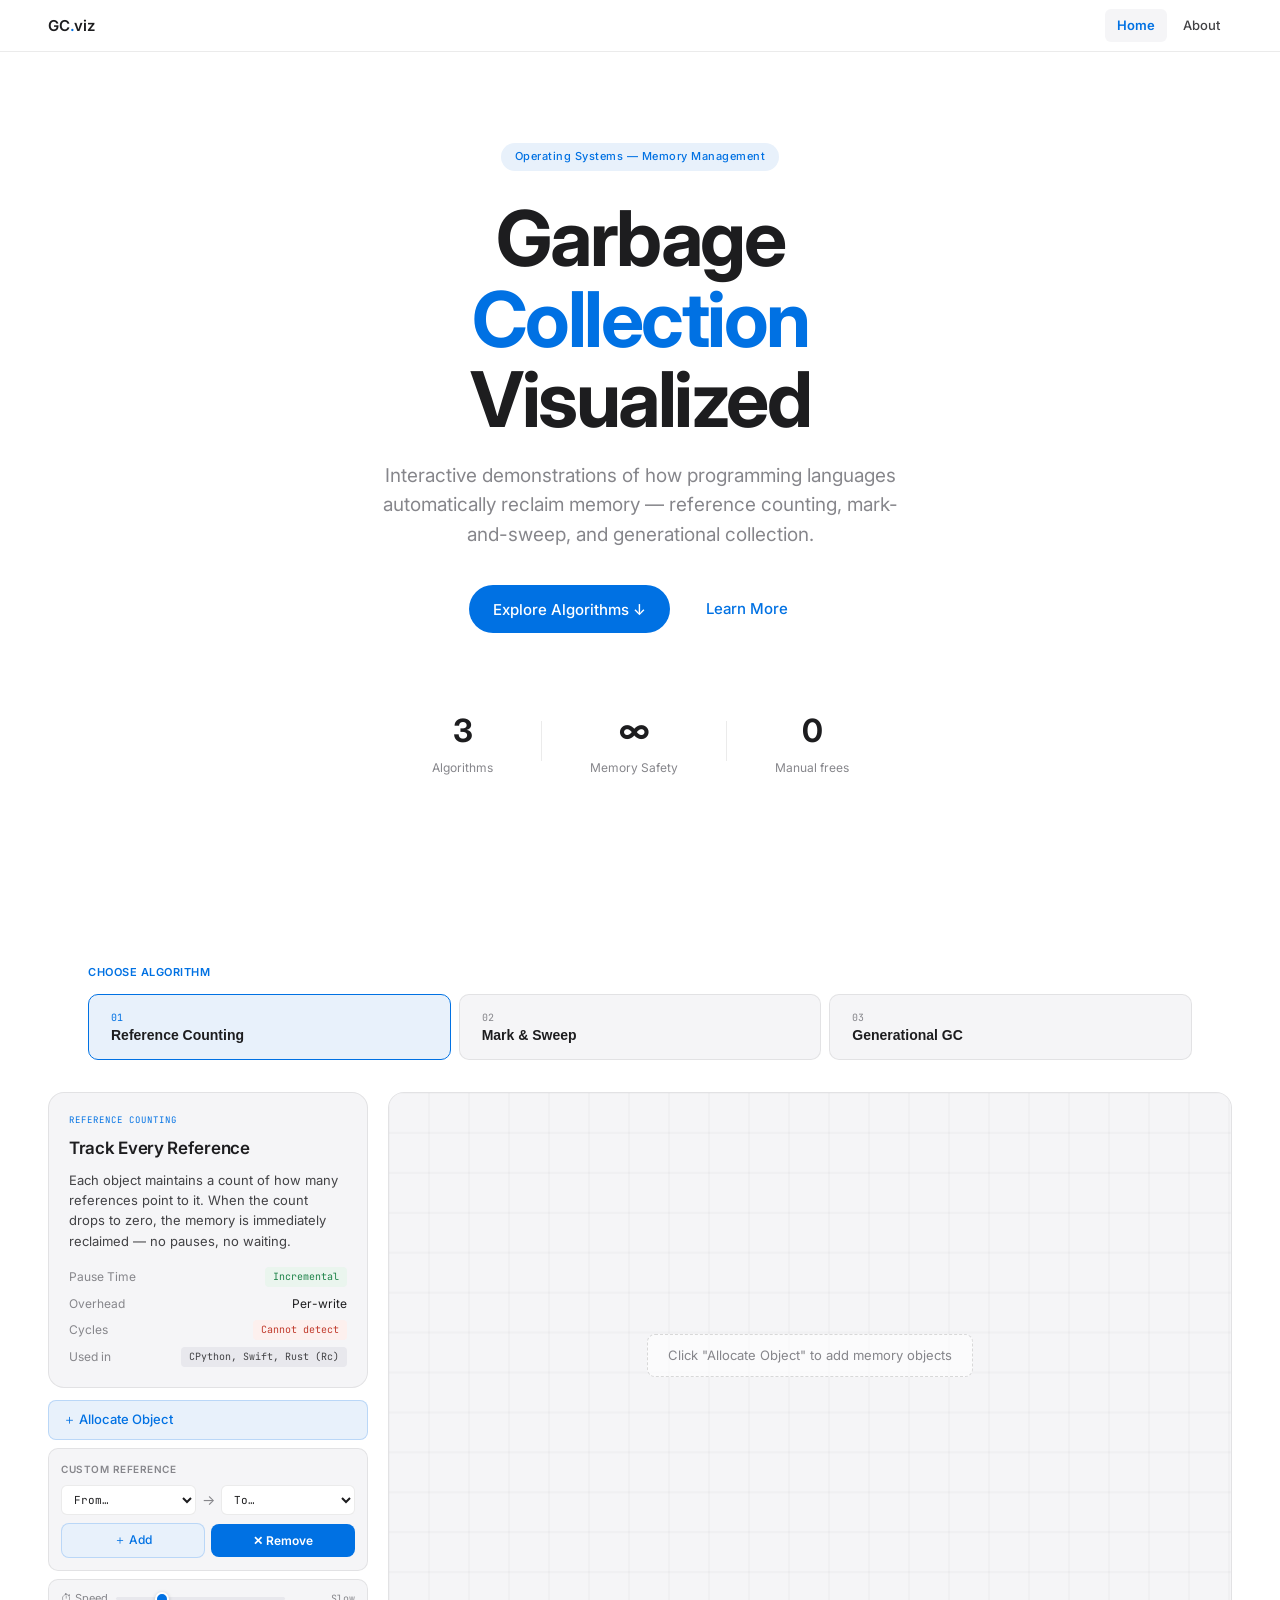
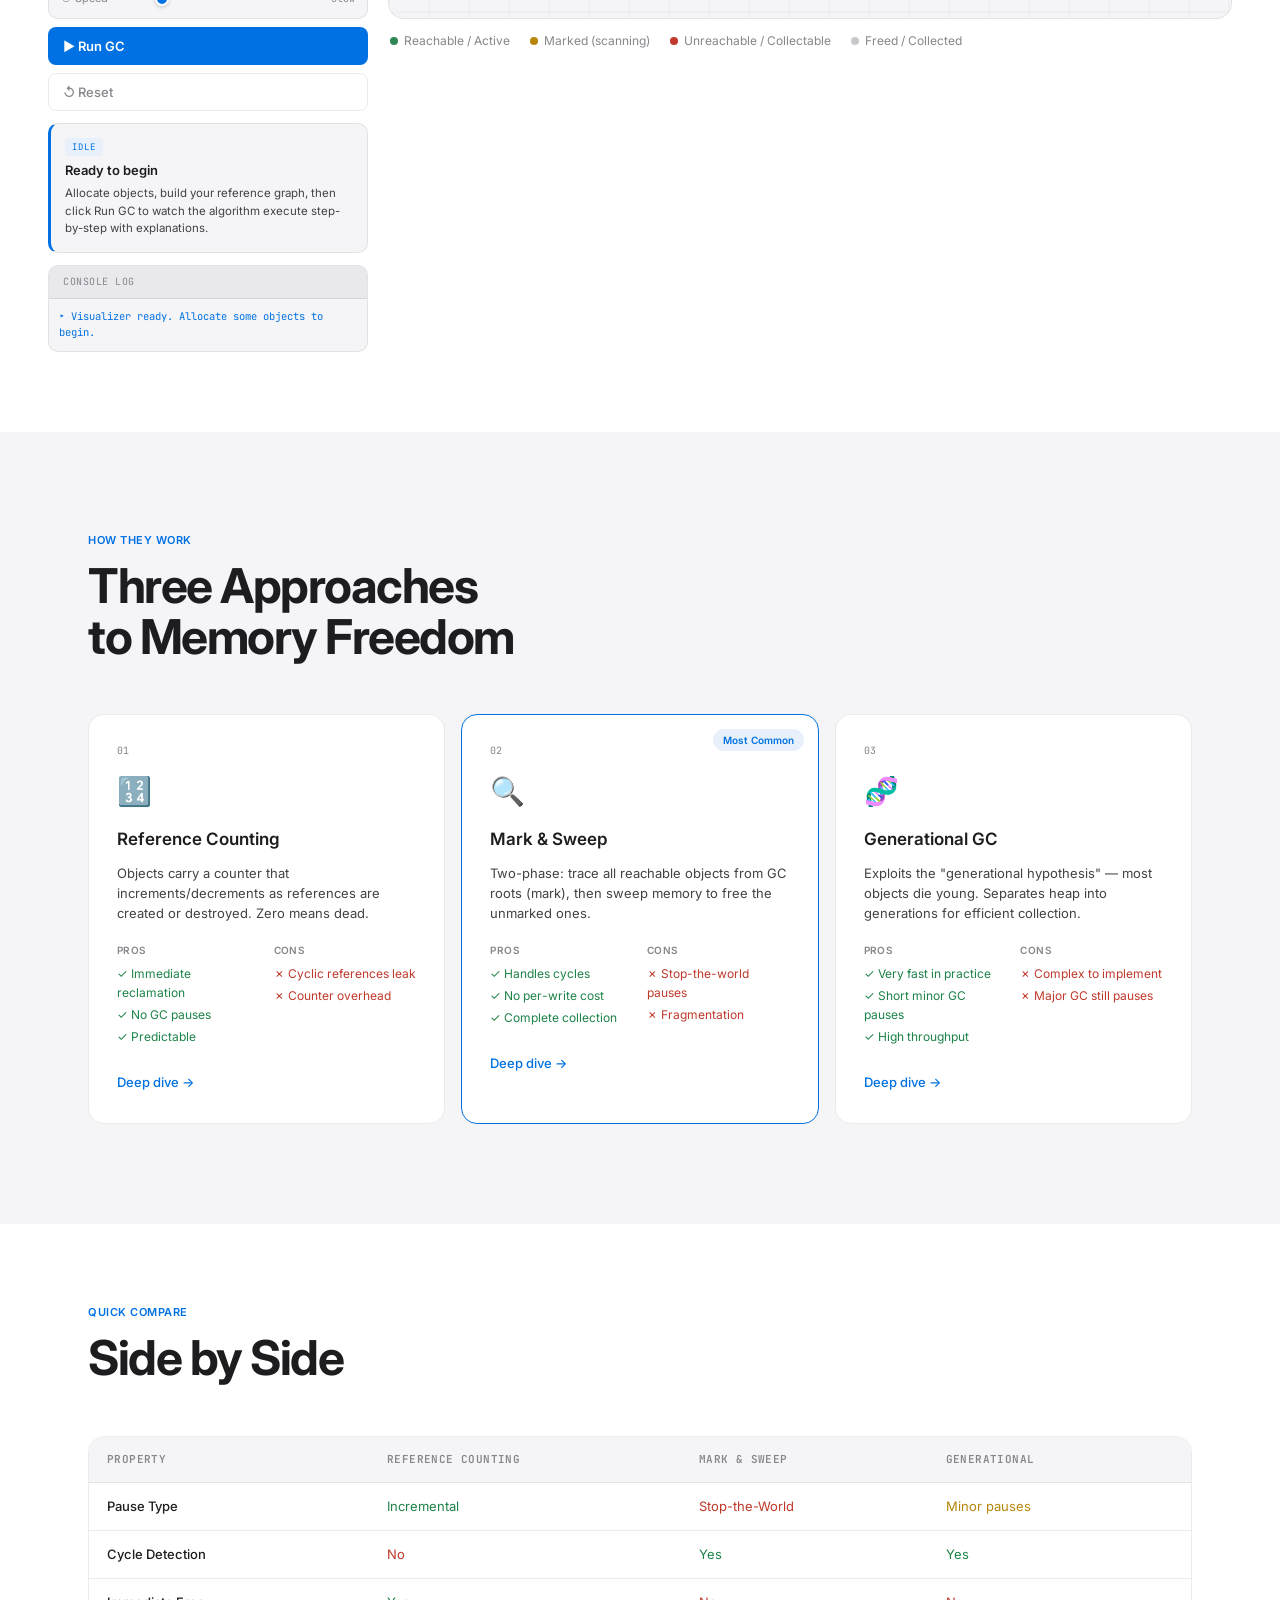
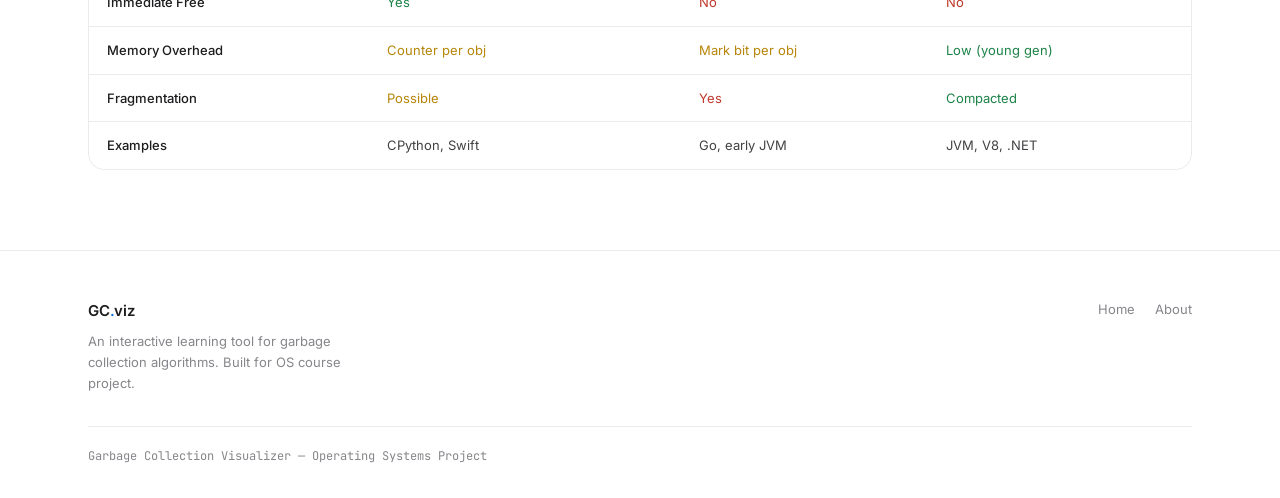
<file: index.html>
<!DOCTYPE html>
<html lang="en">
<head>
  <meta charset="UTF-8" />
  <meta name="viewport" content="width=device-width, initial-scale=1.0"/>
  <title>GC Visualizer — Garbage Collection Algorithms</title>
  
  
  <link rel="preconnect" href="https://fonts.googleapis.com">
  <link href="https://fonts.googleapis.com/css2?family=Inter:wght@300;400;500;600;700&family=JetBrains+Mono:wght@400;500&display=swap" rel="stylesheet">
  <link rel="stylesheet" href="style.css">
</head>
<body>

<!-- NAV -->
<nav class="navbar">
  <div class="nav-logo">GC<span class="accent">.</span>viz</div>
  <div class="nav-links">
    <a href="index.html" class="active">Home</a>
    <a href="about.html">About</a>
  </div>
</nav>

<!-- HERO -->
<section class="hero">
  <div class="hero-bg">
    <div class="grid-overlay"></div>
    <div class="blob blob1"></div>
    <div class="blob blob2"></div>
    <div class="blob blob3"></div>
  </div>
  <div class="hero-content">
    <div class="hero-badge">Operating Systems — Memory Management</div>
    <h1 class="hero-title">Garbage<br><span class="outline-text">Collection</span><br>Visualized</h1>
    <p class="hero-sub">Interactive demonstrations of how programming languages automatically reclaim memory — reference counting, mark-and-sweep, and generational collection.</p>
    <div class="hero-cta">
      <button class="btn-primary" onclick="scrollToViz()">Explore Algorithms ↓</button>
      <a href="about.html" class="btn-ghost">Learn More</a>
    </div>
  </div>
  <div class="hero-stats">
    <div class="stat"><span class="stat-num">3</span><span class="stat-label">Algorithms</span></div>
    <div class="stat-divider"></div>
    <div class="stat"><span class="stat-num">∞</span><span class="stat-label">Memory Safety</span></div>
    <div class="stat-divider"></div>
    <div class="stat"><span class="stat-num">0</span><span class="stat-label">Manual frees</span></div>
  </div>
</section>

<!-- ALGORITHM SELECTOR -->
<section class="algo-selector" id="viz-section">
  <div class="container">
    <div class="section-label">Choose Algorithm</div>
    <div class="algo-tabs">
      <button class="algo-tab active" data-algo="refcount" onclick="selectAlgo('refcount')">
        <span class="tab-num">01</span>
        <span class="tab-name">Reference Counting</span>
      </button>
      <button class="algo-tab" data-algo="marksweep" onclick="selectAlgo('marksweep')">
        <span class="tab-num">02</span>
        <span class="tab-name">Mark & Sweep</span>
      </button>
      <button class="algo-tab" data-algo="generational" onclick="selectAlgo('generational')">
        <span class="tab-num">03</span>
        <span class="tab-name">Generational GC</span>
      </button>
    </div>
  </div>
</section>

<!-- MAIN VISUALIZER -->
<section class="visualizer-section">
  <div class="container wide">
    <div class="viz-layout">

      <!-- LEFT: Controls + Info -->
      <div class="viz-sidebar">
        <div class="algo-info" id="algo-info">
          <div class="algo-tag" id="algo-tag">REFERENCE COUNTING</div>
          <h2 class="algo-title" id="algo-title">Track Every Reference</h2>
          <p class="algo-desc" id="algo-desc">Each object maintains a count of how many references point to it. When the count drops to zero, the memory is immediately reclaimed — no pauses, no waiting.</p>
          <div class="algo-props">
            <div class="prop"><span class="prop-label">Pause Time</span><span class="prop-val good" id="prop-pause">Incremental</span></div>
            <div class="prop"><span class="prop-label">Overhead</span><span class class="prop-val mid" id="prop-overhead">Per-write</span></div>
            <div class="prop"><span class="prop-label">Cycles</span><span class="prop-val bad" id="prop-cycles">Cannot detect</span></div>
            <div class="prop"><span class="prop-label">Used in</span><span class="prop-val" id="prop-used">CPython, Swift, Rust (Rc)</span></div>
          </div>
        </div>

        <div class="controls">
          <button class="ctrl-btn primary" id="btn-add" onclick="addObject()">＋ Allocate Object</button>

          <div class="ref-builder">
            <div class="ref-builder-label">Custom Reference</div>
            <div class="ref-row">
              <select id="ref-from" class="ref-select"><option value="">From…</option></select>
              <span class="ref-arrow-icon">→</span>
              <select id="ref-to" class="ref-select"><option value="">To…</option></select>
            </div>
            <div class="ref-row">
              <button class="ctrl-btn small primary" onclick="addCustomRef()">＋ Add</button>
              <button class="ctrl-btn small danger" onclick="removeCustomRef()">✕ Remove</button>
            </div>
          </div>

          <div class="speed-row">
            <span class="speed-label">⏱ Speed</span>
            <input type="range" id="speed-slider" min="1" max="5" value="2" class="speed-slider" oninput="updateSpeed(this.value)">
            <span class="speed-val" id="speed-val">Slow</span>
          </div>

          <button class="ctrl-btn danger" id="btn-gc" onclick="runGC()">▶ Run GC</button>
          <button class="ctrl-btn ghost" onclick="resetViz()">↺ Reset</button>
        </div>

        <!-- STEP EXPLAINER -->
        <div class="step-panel" id="step-panel">
          <div class="step-header">
            <span class="step-tag" id="step-tag">IDLE</span>
          </div>
          <div class="step-title" id="step-title">Ready to begin</div>
          <div class="step-desc" id="step-desc">Allocate objects, build your reference graph, then click Run GC to watch the algorithm execute step-by-step with explanations.</div>
          <div class="step-progress-wrap" id="step-progress-wrap" style="display:none">
            <div class="step-bar"><div class="step-fill" id="step-fill"></div></div>
            <span class="step-count" id="step-count">0 / 0</span>
          </div>
        </div>

        <div class="log-panel">
          <div class="log-header">Console Log</div>
          <div class="log-body" id="log-body">
            <div class="log-line info">▸ Visualizer ready. Allocate some objects to begin.</div>
          </div>
        </div>
      </div>

      <!-- RIGHT: Canvas -->
      <div class="viz-main">
        <div class="canvas-wrapper">
          <canvas id="gc-canvas"></canvas>
          <div class="canvas-overlay" id="canvas-overlay">
            <div class="overlay-hint">Click "Allocate Object" to add memory objects</div>
          </div>
        </div>
        <div class="legend">
          <div class="legend-item"><span class="dot green"></span>Reachable / Active</div>
          <div class="legend-item"><span class="dot yellow"></span>Marked (scanning)</div>
          <div class="legend-item"><span class="dot red"></span>Unreachable / Collectable</div>
          <div class="legend-item"><span class="dot gray"></span>Freed / Collected</div>
        </div>
      </div>
    </div>
  </div>
</section>

<!-- ALGO OVERVIEW CARDS -->
<section class="overview-section">
  <div class="container">
    <div class="section-header">
      <div class="section-label">How They Work</div>
      <h2 class="section-title">Three Approaches<br>to Memory Freedom</h2>
    </div>
    <div class="cards-grid">
      <div class="algo-card card-ref">
        <div class="card-number">01</div>
        <div class="card-icon">🔢</div>
        <h3>Reference Counting</h3>
        <p>Objects carry a counter that increments/decrements as references are created or destroyed. Zero means dead.</p>
        <div class="card-pros-cons">
          <div class="pros">
            <div class="pc-label">Pros</div>
            <div class="pc-item">✓ Immediate reclamation</div>
            <div class="pc-item">✓ No GC pauses</div>
            <div class="pc-item">✓ Predictable</div>
          </div>
          <div class="cons">
            <div class="pc-label">Cons</div>
            <div class="pc-item">✗ Cyclic references leak</div>
            <div class="pc-item">✗ Counter overhead</div>
          </div>
        </div>
        <a href="about.html#refcount" class="card-link">Deep dive →</a>
      </div>

      <div class="algo-card card-mark featured">
        <div class="card-badge">Most Common</div>
        <div class="card-number">02</div>
        <div class="card-icon">🔍</div>
        <h3>Mark & Sweep</h3>
        <p>Two-phase: trace all reachable objects from GC roots (mark), then sweep memory to free the unmarked ones.</p>
        <div class="card-pros-cons">
          <div class="pros">
            <div class="pc-label">Pros</div>
            <div class="pc-item">✓ Handles cycles</div>
            <div class="pc-item">✓ No per-write cost</div>
            <div class="pc-item">✓ Complete collection</div>
          </div>
          <div class="cons">
            <div class="pc-label">Cons</div>
            <div class="pc-item">✗ Stop-the-world pauses</div>
            <div class="pc-item">✗ Fragmentation</div>
          </div>
        </div>
        <a href="about.html#marksweep" class="card-link">Deep dive →</a>
      </div>

      <div class="algo-card card-gen">
        <div class="card-number">03</div>
        <div class="card-icon">🧬</div>
        <h3>Generational GC</h3>
        <p>Exploits the "generational hypothesis" — most objects die young. Separates heap into generations for efficient collection.</p>
        <div class="card-pros-cons">
          <div class="pros">
            <div class="pc-label">Pros</div>
            <div class="pc-item">✓ Very fast in practice</div>
            <div class="pc-item">✓ Short minor GC pauses</div>
            <div class="pc-item">✓ High throughput</div>
          </div>
          <div class="cons">
            <div class="pc-label">Cons</div>
            <div class="pc-item">✗ Complex to implement</div>
            <div class="pc-item">✗ Major GC still pauses</div>
          </div>
        </div>
        <a href="about.html#generational" class="card-link">Deep dive →</a>
      </div>
    </div>
  </div>
</section>

<!-- COMPARISON TABLE -->
<section class="compare-section">
  <div class="container">
    <div class="section-header">
      <div class="section-label">Quick Compare</div>
      <h2 class="section-title">Side by Side</h2>
    </div>
    <div class="table-wrap">
      <table class="compare-table">
        <thead>
          <tr>
            <th>Property</th>
            <th>Reference Counting</th>
            <th>Mark & Sweep</th>
            <th>Generational</th>
          </tr>
        </thead>
        <tbody>
          <tr><td>Pause Type</td><td class="good">Incremental</td><td class="bad">Stop-the-World</td><td class="mid">Minor pauses</td></tr>
          <tr><td>Cycle Detection</td><td class="bad">No</td><td class="good">Yes</td><td class="good">Yes</td></tr>
          <tr><td>Immediate Free</td><td class="good">Yes</td><td class="bad">No</td><td class="bad">No</td></tr>
          <tr><td>Memory Overhead</td><td class="mid">Counter per obj</td><td class="mid">Mark bit per obj</td><td class="good">Low (young gen)</td></tr>
          <tr><td>Fragmentation</td><td class="mid">Possible</td><td class="bad">Yes</td><td class="good">Compacted</td></tr>
          <tr><td>Examples</td><td>CPython, Swift</td><td>Go, early JVM</td><td>JVM, V8, .NET</td></tr>
        </tbody>
      </table>
    </div>
  </div>
</section>

<!-- FOOTER -->
<footer class="footer">
  <div class="container">
    <div class="footer-content">
      <div class="footer-brand">
        <div class="nav-logo">GC<span class="accent">.</span>viz</div>
        <p>An interactive learning tool for garbage collection algorithms. Built for OS course project.</p>
      </div>
      <div class="footer-links">
        <a href="index.html">Home</a>
        <a href="about.html">About</a>
      </div>
    </div>
    <div class="footer-bottom">
      <span>Garbage Collection Visualizer — Operating Systems Project</span>
    </div>
  </div>
</footer>

<script src="visualizer.js"></script>
</body>
</html>
</file>
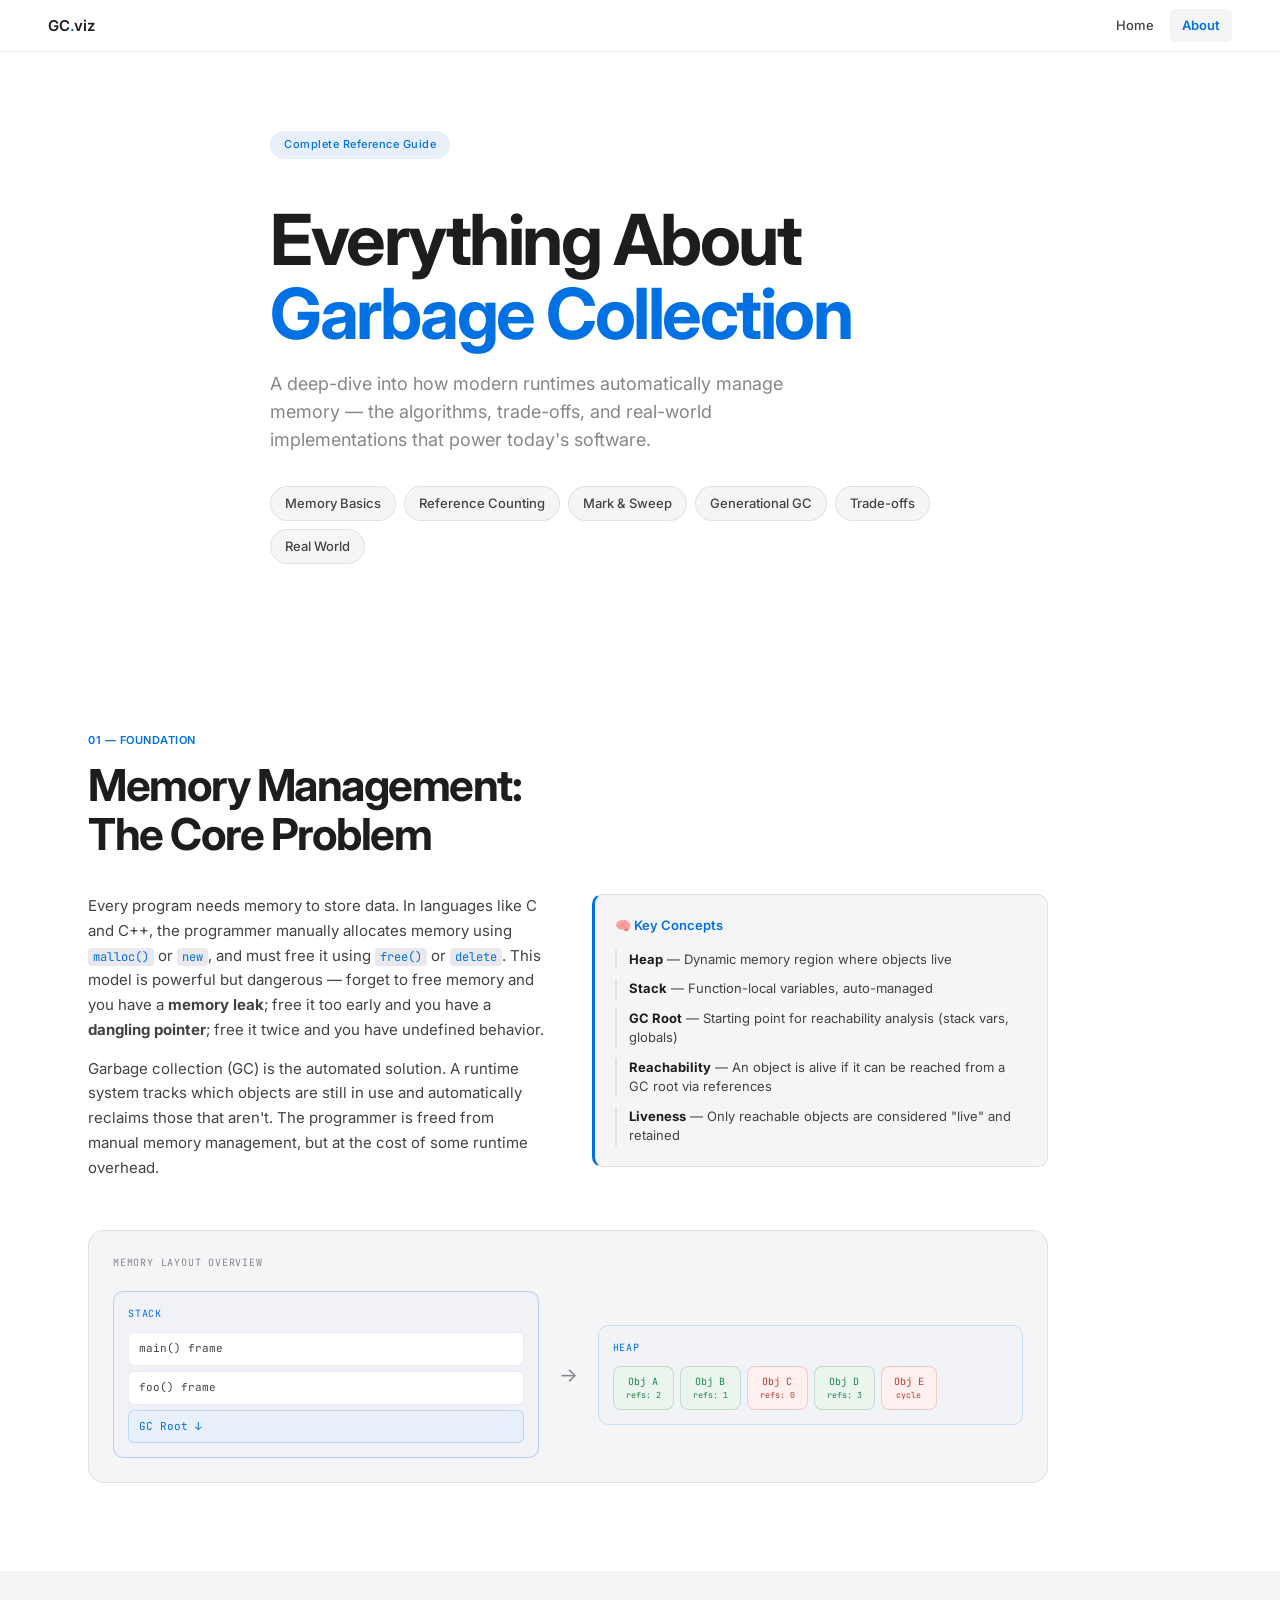
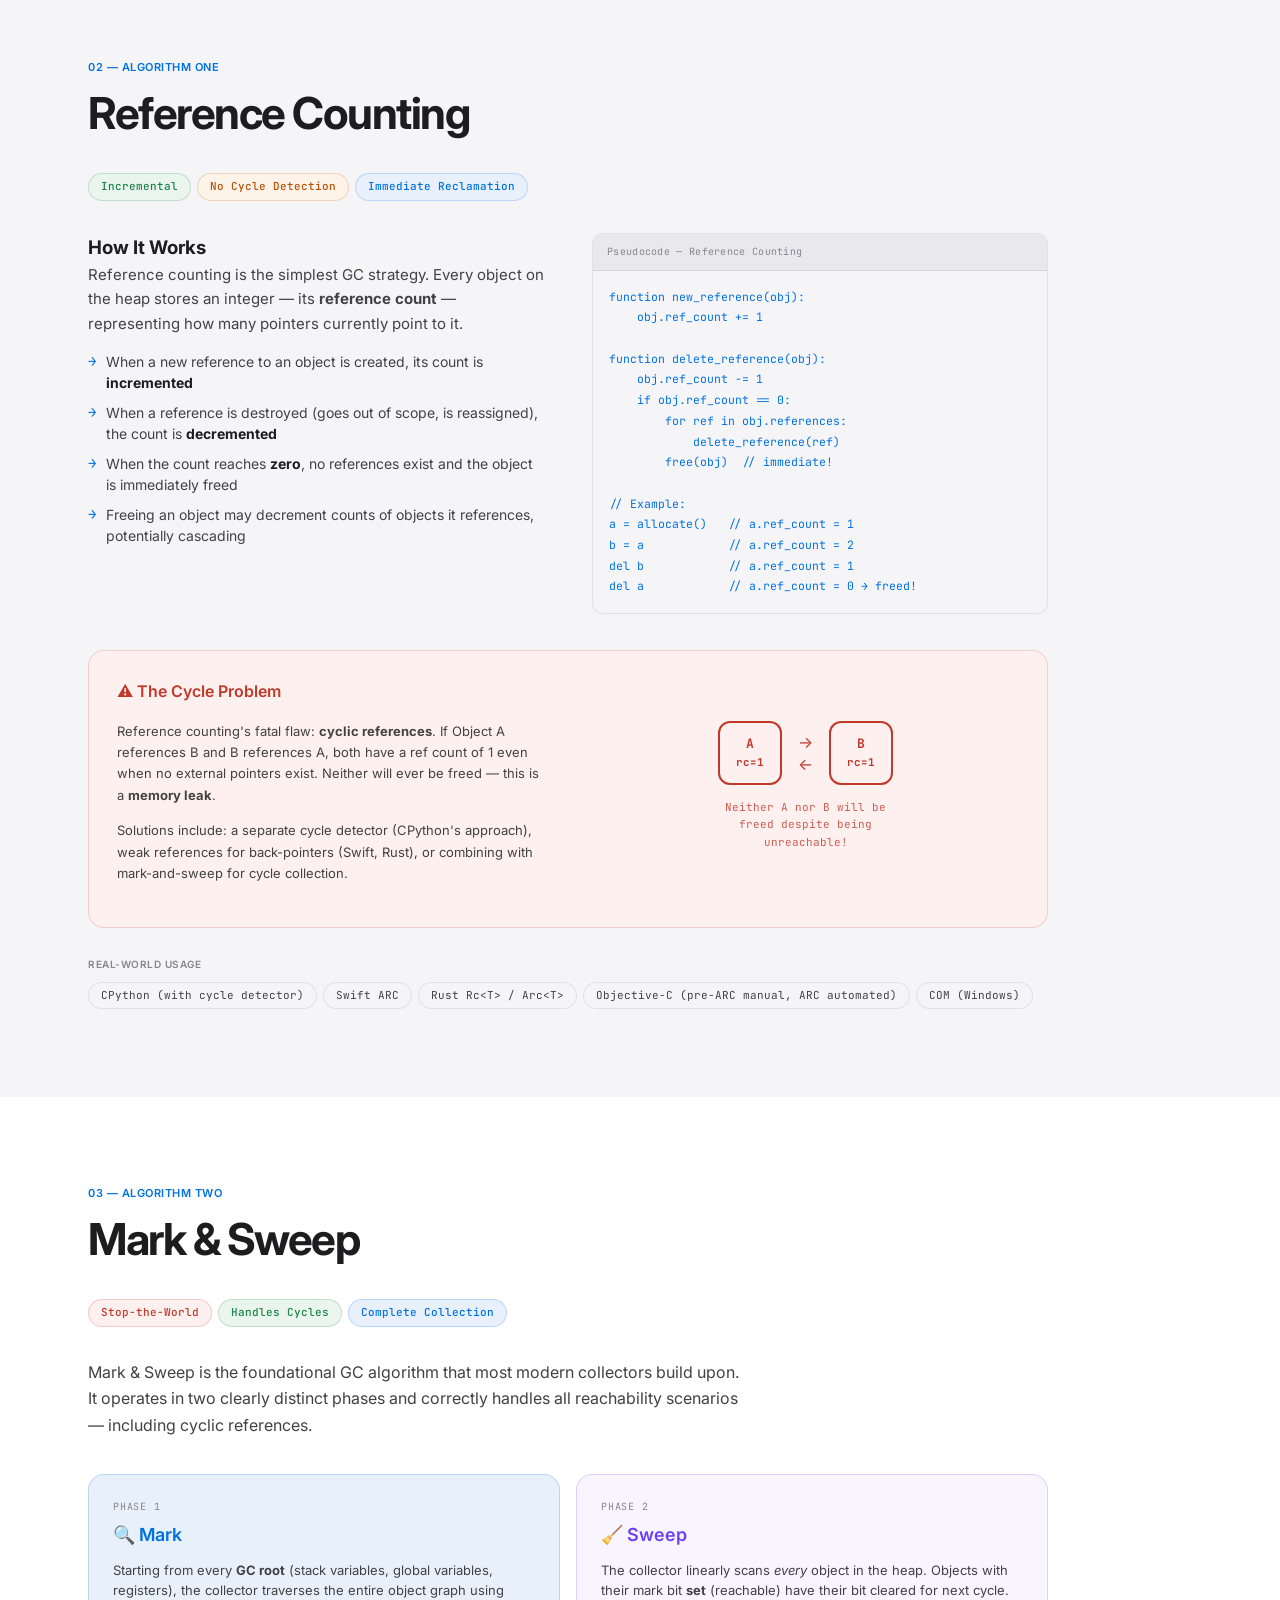
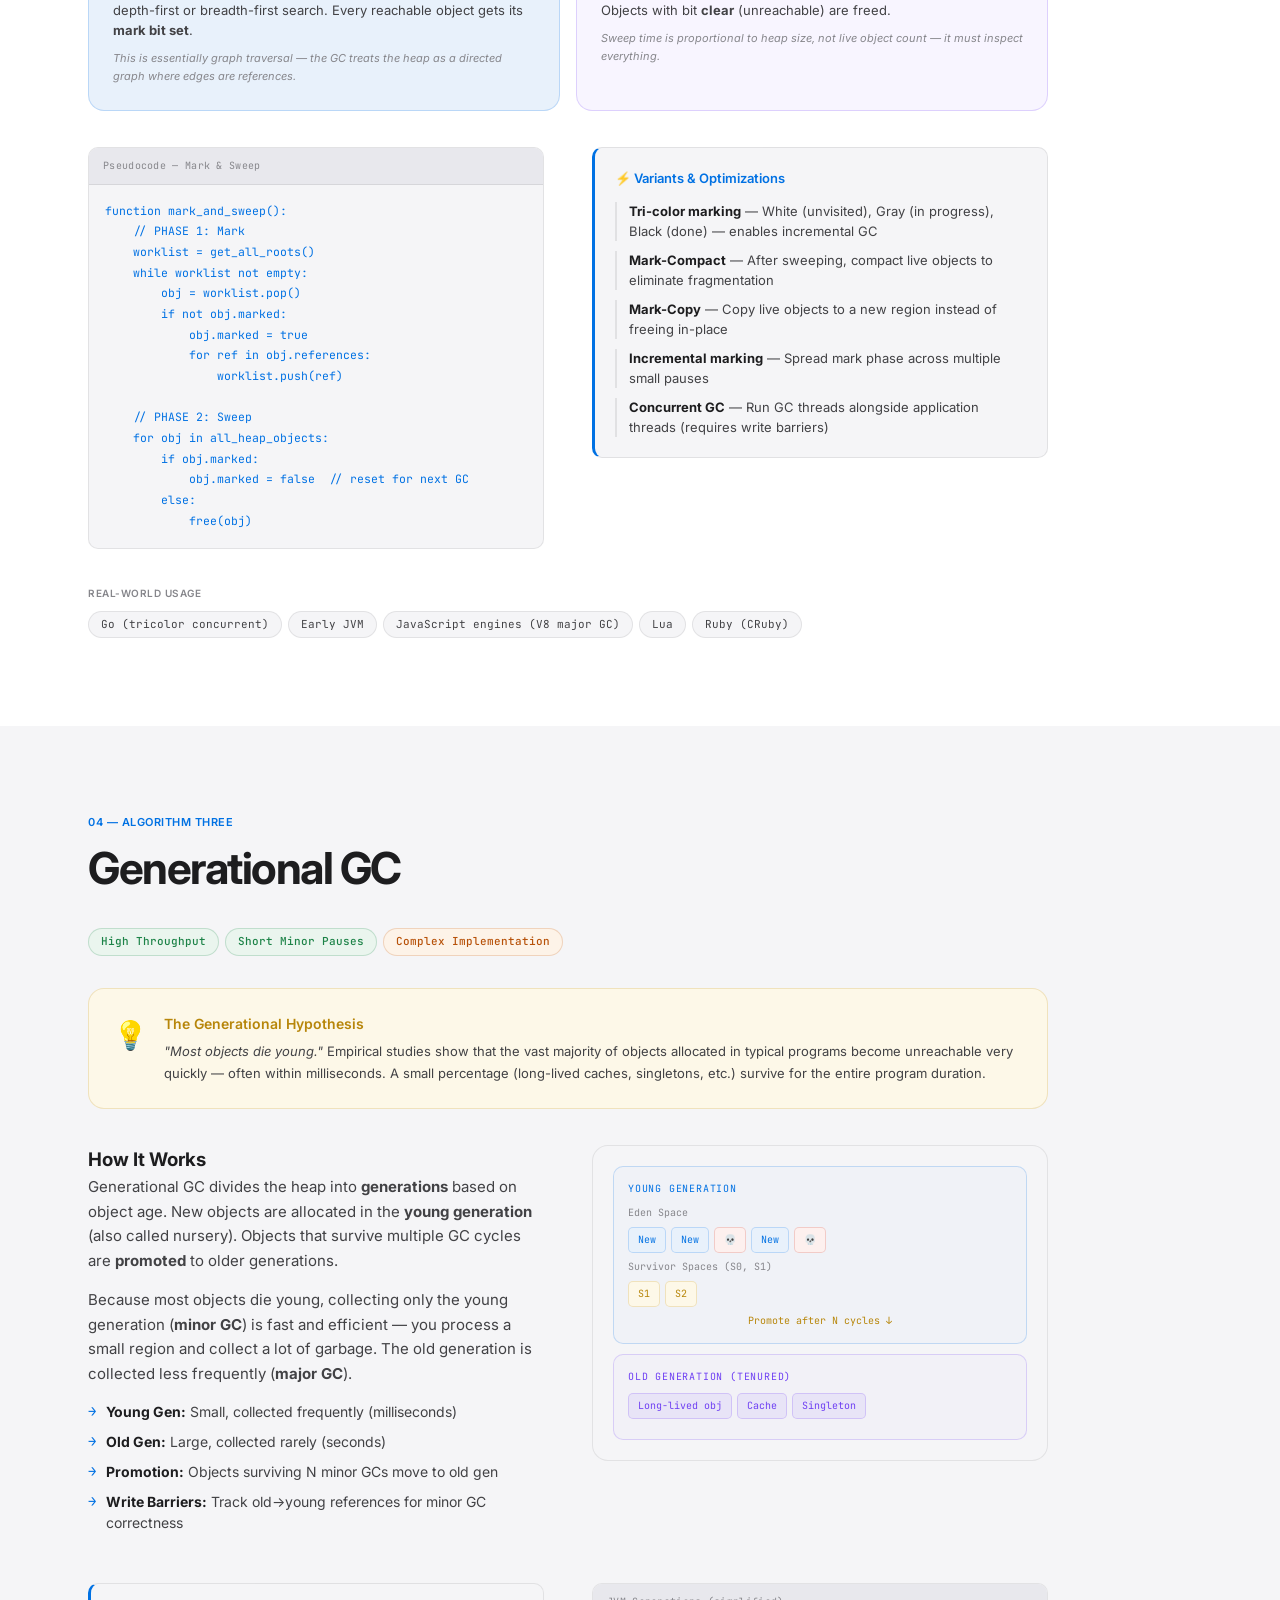
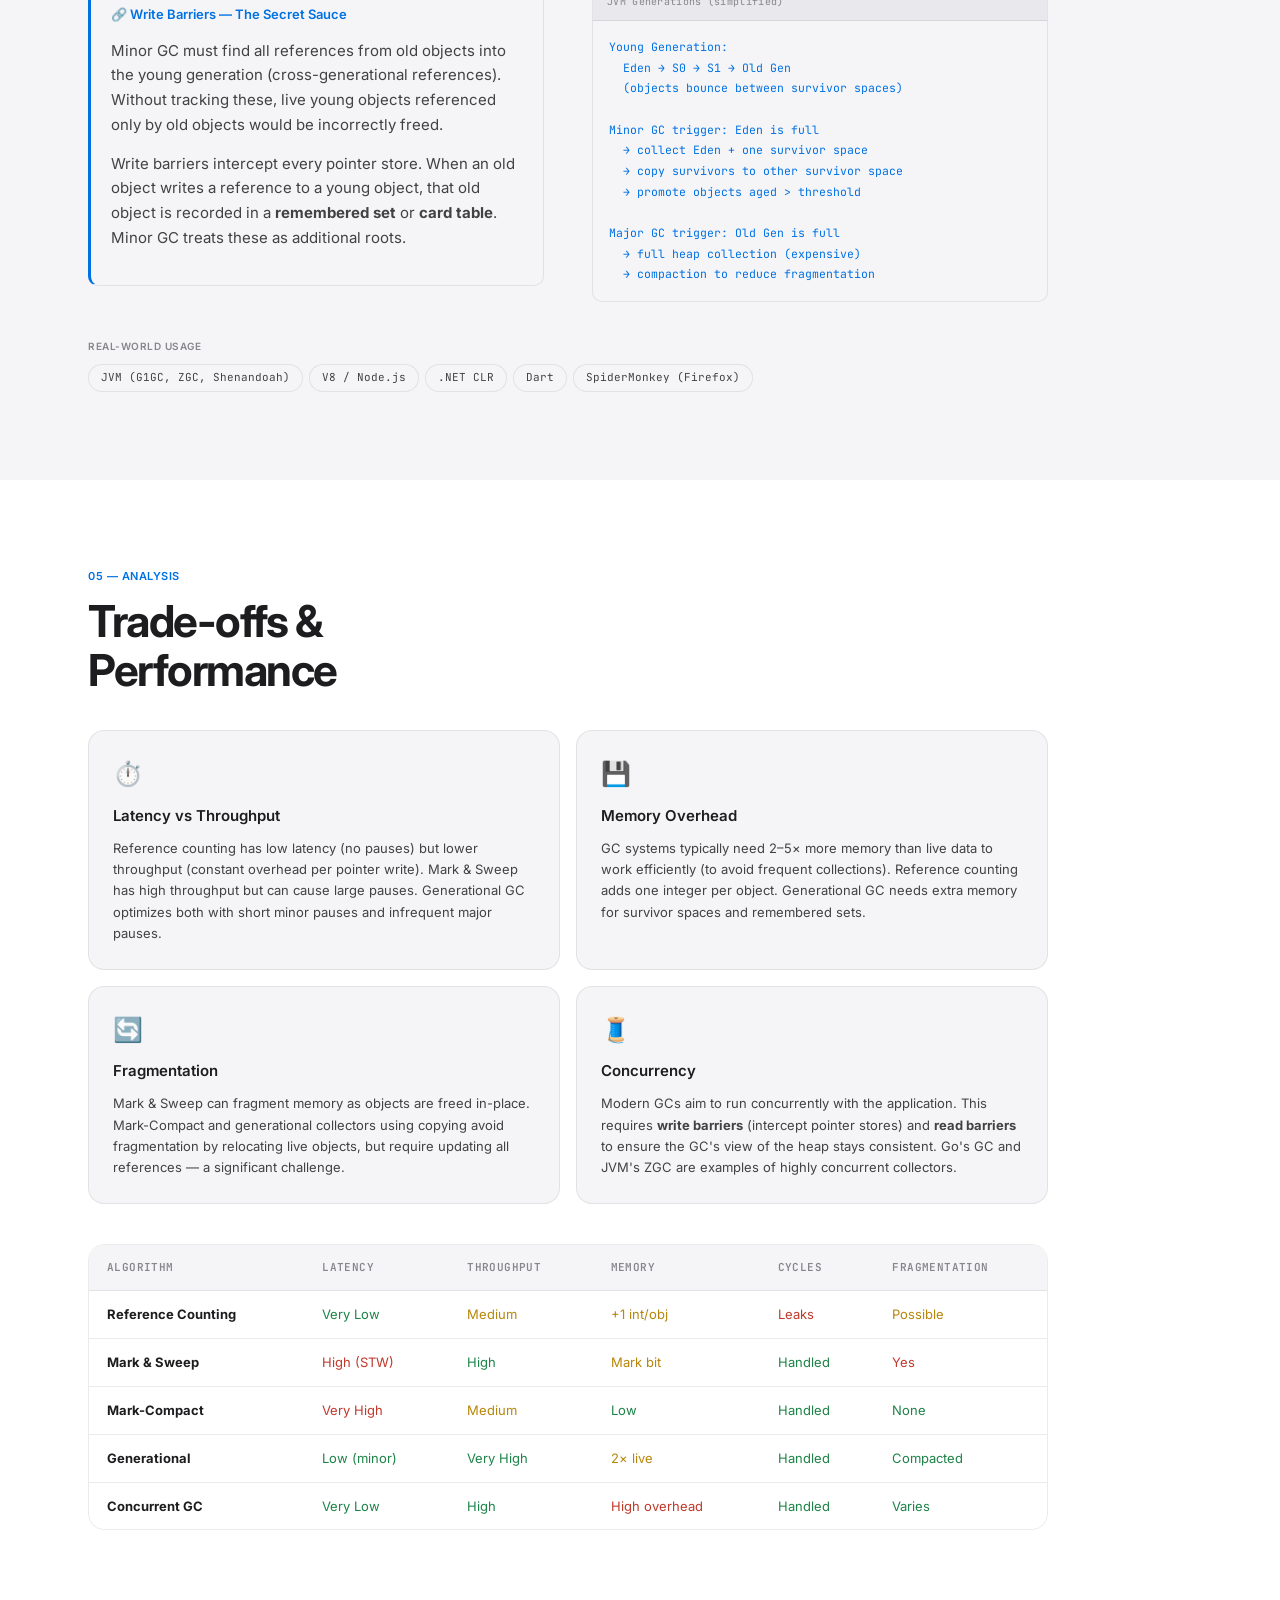
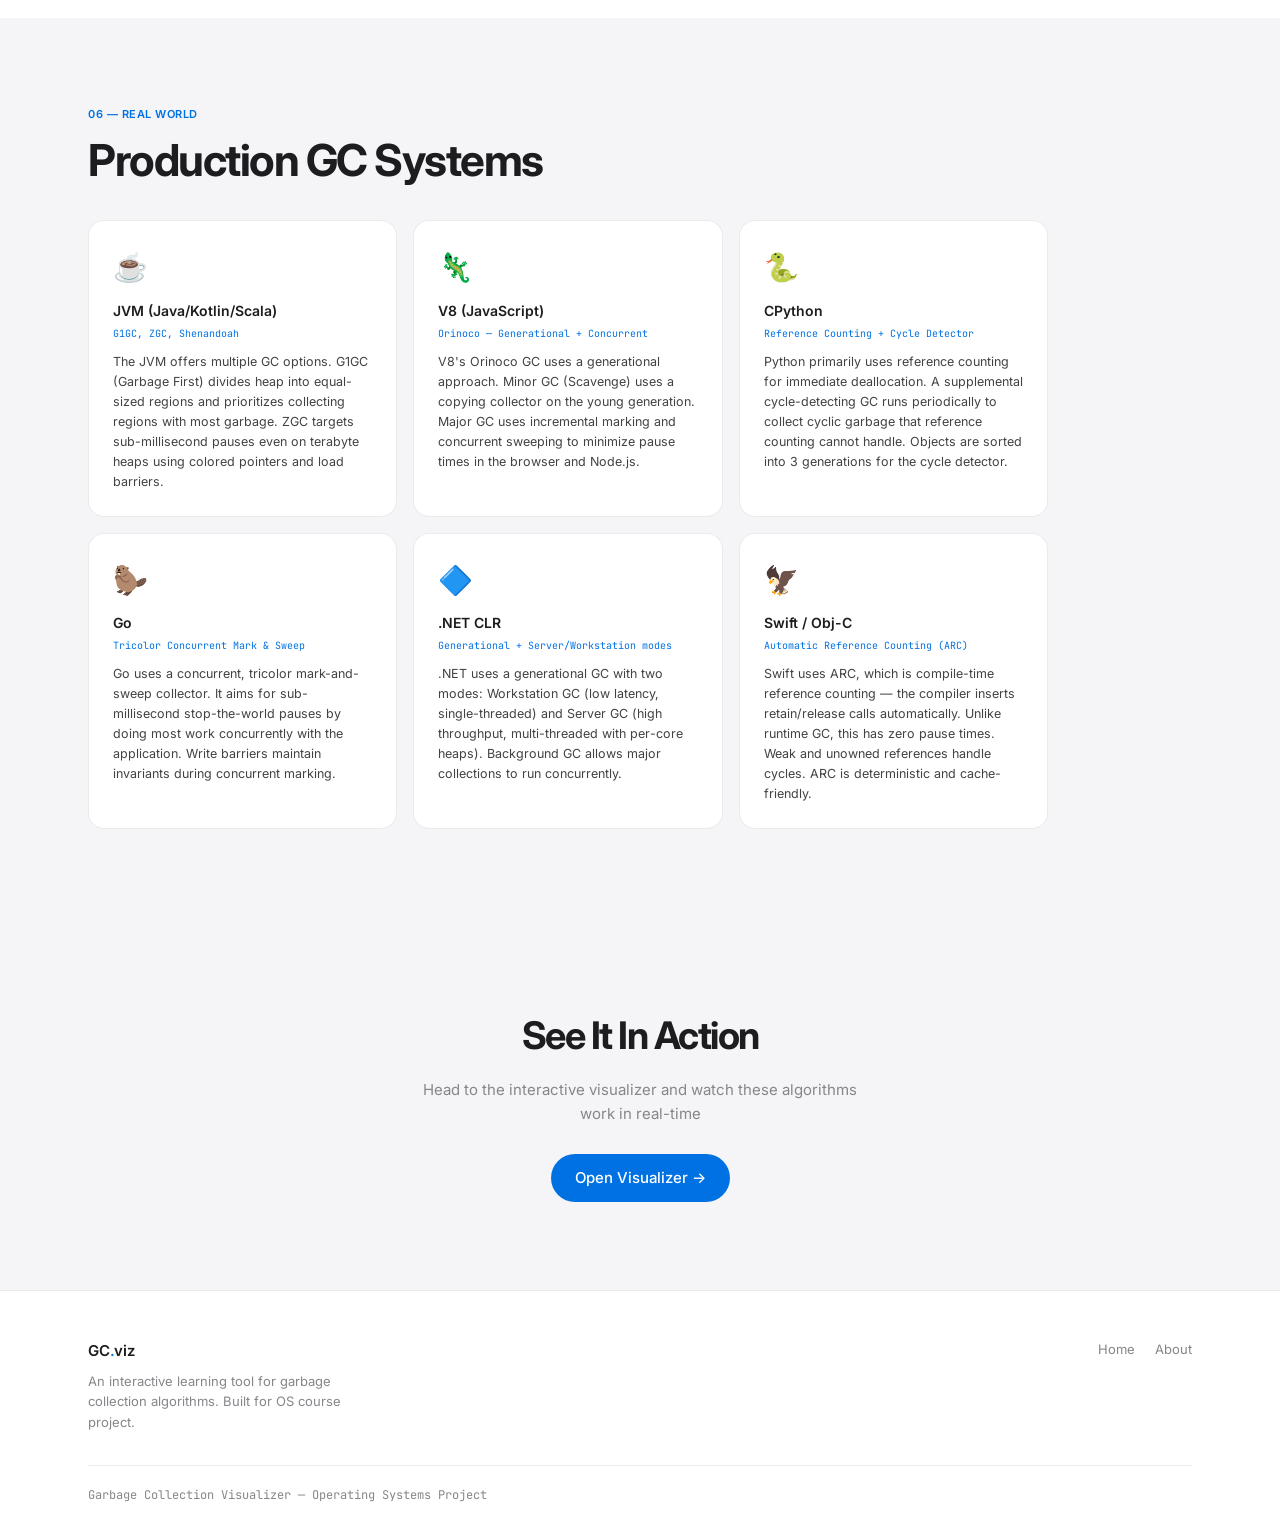
<file: about.html>
<!DOCTYPE html>
<html lang="en">
<head>
  <meta charset="UTF-8" />
  <meta name="viewport" content="width=device-width, initial-scale=1.0"/>
  <title>About — GC Visualizer</title>
  <link rel="preconnect" href="https://fonts.googleapis.com">
  <link href="https://fonts.googleapis.com/css2?family=Inter:wght@300;400;500;600;700&family=JetBrains+Mono:wght@400;500&display=swap" rel="stylesheet">
  <link rel="stylesheet" href="style.css">
  <link rel="stylesheet" href="about.css">
</head>
<body class="about-page">

<!-- NAV -->
<nav class="navbar">
  <div class="nav-logo">GC<span class="accent">.</span>viz</div>
  <div class="nav-links">
    <a href="index.html">Home</a>
    <a href="about.html" class="active">About</a>
  </div>
</nav>

<!-- ABOUT HERO -->
<section class="about-hero">
  <div class="about-hero-bg">
    <div class="blob blob1"></div>
    <div class="blob blob2"></div>
  </div>
  <div class="container">
    <div class="about-hero-inner">
      <div class="hero-badge">Complete Reference Guide</div>
      <h1>Everything About<br><span class="outline-text">Garbage Collection</span></h1>
      <p>A deep-dive into how modern runtimes automatically manage memory — the algorithms, trade-offs, and real-world implementations that power today's software.</p>
      <div class="about-nav-pills">
        <a href="#memory-basics" class="pill">Memory Basics</a>
        <a href="#refcount" class="pill">Reference Counting</a>
        <a href="#marksweep" class="pill">Mark & Sweep</a>
        <a href="#generational" class="pill">Generational GC</a>
        <a href="#tradeoffs" class="pill">Trade-offs</a>
        <a href="#real-world" class="pill">Real World</a>
      </div>
    </div>
  </div>
</section>

<!-- MEMORY BASICS -->
<section class="content-section" id="memory-basics">
  <div class="container">
    <div class="content-block">
      <div class="block-label">01 — Foundation</div>
      <h2 class="block-title">Memory Management:<br>The Core Problem</h2>
      <div class="two-col">
        <div>
          <p>Every program needs memory to store data. In languages like C and C++, the programmer manually allocates memory using <code>malloc()</code> or <code>new</code>, and must free it using <code>free()</code> or <code>delete</code>. This model is powerful but dangerous — forget to free memory and you have a <strong>memory leak</strong>; free it too early and you have a <strong>dangling pointer</strong>; free it twice and you have undefined behavior.</p>
          <p>Garbage collection (GC) is the automated solution. A runtime system tracks which objects are still in use and automatically reclaims those that aren't. The programmer is freed from manual memory management, but at the cost of some runtime overhead.</p>
        </div>
        <div>
          <div class="info-box">
            <div class="info-box-title">🧠 Key Concepts</div>
            <div class="concept-list">
              <div class="concept"><strong>Heap</strong> — Dynamic memory region where objects live</div>
              <div class="concept"><strong>Stack</strong> — Function-local variables, auto-managed</div>
              <div class="concept"><strong>GC Root</strong> — Starting point for reachability analysis (stack vars, globals)</div>
              <div class="concept"><strong>Reachability</strong> — An object is alive if it can be reached from a GC root via references</div>
              <div class="concept"><strong>Liveness</strong> — Only reachable objects are considered "live" and retained</div>
            </div>
          </div>
        </div>
      </div>

      <div class="memory-diagram">
        <div class="mem-title">Memory Layout Overview</div>
        <div class="mem-visual">
          <div class="mem-region stack-region">
            <div class="mem-label">Stack</div>
            <div class="mem-items">
              <div class="mem-item">main() frame</div>
              <div class="mem-item">foo() frame</div>
              <div class="mem-item gc-root-tag">GC Root ↓</div>
            </div>
          </div>
          <div class="mem-arrow">→</div>
          <div class="mem-region heap-region">
            <div class="mem-label">Heap</div>
            <div class="heap-objects">
              <div class="heap-obj reachable" title="Reachable from root">Obj A<br><small>refs: 2</small></div>
              <div class="heap-obj reachable" title="Reachable">Obj B<br><small>refs: 1</small></div>
              <div class="heap-obj unreachable" title="Unreachable — will be GC'd">Obj C<br><small>refs: 0</small></div>
              <div class="heap-obj reachable" title="Reachable">Obj D<br><small>refs: 3</small></div>
              <div class="heap-obj unreachable" title="Cyclic, unreachable">Obj E<br><small>cycle</small></div>
            </div>
          </div>
        </div>
      </div>
    </div>
  </div>
</section>

<!-- REFERENCE COUNTING -->
<section class="content-section alt-bg" id="refcount">
  <div class="container">
    <div class="content-block">
      <div class="block-label">02 — Algorithm One</div>
      <h2 class="block-title">Reference Counting</h2>
      <div class="algo-badge-row">
        <span class="badge green">Incremental</span>
        <span class="badge orange">No Cycle Detection</span>
        <span class="badge blue">Immediate Reclamation</span>
      </div>

      <div class="two-col">
        <div>
          <h3>How It Works</h3>
          <p>Reference counting is the simplest GC strategy. Every object on the heap stores an integer — its <strong>reference count</strong> — representing how many pointers currently point to it.</p>
          <ul class="styled-list">
            <li>When a new reference to an object is created, its count is <strong>incremented</strong></li>
            <li>When a reference is destroyed (goes out of scope, is reassigned), the count is <strong>decremented</strong></li>
            <li>When the count reaches <strong>zero</strong>, no references exist and the object is immediately freed</li>
            <li>Freeing an object may decrement counts of objects it references, potentially cascading</li>
          </ul>
        </div>
        <div>
          <div class="code-block">
            <div class="code-header">Pseudocode — Reference Counting</div>
<pre>
function new_reference(obj):
    obj.ref_count += 1

function delete_reference(obj):
    obj.ref_count -= 1
    if obj.ref_count == 0:
        for ref in obj.references:
            delete_reference(ref)
        free(obj)  // immediate!

// Example:
a = allocate()   // a.ref_count = 1
b = a            // a.ref_count = 2
del b            // a.ref_count = 1
del a            // a.ref_count = 0 → freed!
</pre>
          </div>
        </div>
      </div>

      <div class="problem-box">
        <div class="problem-title">⚠️ The Cycle Problem</div>
        <div class="two-col">
          <div>
            <p>Reference counting's fatal flaw: <strong>cyclic references</strong>. If Object A references B and B references A, both have a ref count of 1 even when no external pointers exist. Neither will ever be freed — this is a <strong>memory leak</strong>.</p>
            <p>Solutions include: a separate cycle detector (CPython's approach), weak references for back-pointers (Swift, Rust), or combining with mark-and-sweep for cycle collection.</p>
          </div>
          <div class="cycle-visual">
            <div class="cycle-diagram">
              <div class="cy-obj">A<br><small>rc=1</small></div>
              <div class="cy-arrows">
                <div class="cy-arrow right">→</div>
                <div class="cy-arrow left">←</div>
              </div>
              <div class="cy-obj">B<br><small>rc=1</small></div>
            </div>
            <div class="cycle-note">Neither A nor B will be freed despite being unreachable!</div>
          </div>
        </div>
      </div>

      <div class="usage-row">
        <div class="usage-title">Real-world Usage</div>
        <div class="usage-pills">
          <span class="usage-pill">CPython (with cycle detector)</span>
          <span class="usage-pill">Swift ARC</span>
          <span class="usage-pill">Rust Rc&lt;T&gt; / Arc&lt;T&gt;</span>
          <span class="usage-pill">Objective-C (pre-ARC manual, ARC automated)</span>
          <span class="usage-pill">COM (Windows)</span>
        </div>
      </div>
    </div>
  </div>
</section>

<!-- MARK AND SWEEP -->
<section class="content-section" id="marksweep">
  <div class="container">
    <div class="content-block">
      <div class="block-label">03 — Algorithm Two</div>
      <h2 class="block-title">Mark & Sweep</h2>
      <div class="algo-badge-row">
        <span class="badge red">Stop-the-World</span>
        <span class="badge green">Handles Cycles</span>
        <span class="badge blue">Complete Collection</span>
      </div>

      <p class="lead">Mark & Sweep is the foundational GC algorithm that most modern collectors build upon. It operates in two clearly distinct phases and correctly handles all reachability scenarios — including cyclic references.</p>

      <div class="phases-grid">
        <div class="phase-card phase-mark">
          <div class="phase-num">Phase 1</div>
          <div class="phase-name">🔍 Mark</div>
          <p>Starting from every <strong>GC root</strong> (stack variables, global variables, registers), the collector traverses the entire object graph using depth-first or breadth-first search. Every reachable object gets its <strong>mark bit set</strong>.</p>
          <div class="phase-detail">This is essentially graph traversal — the GC treats the heap as a directed graph where edges are references.</div>
        </div>
        <div class="phase-card phase-sweep">
          <div class="phase-num">Phase 2</div>
          <div class="phase-name">🧹 Sweep</div>
          <p>The collector linearly scans <em>every</em> object in the heap. Objects with their mark bit <strong>set</strong> (reachable) have their bit cleared for next cycle. Objects with bit <strong>clear</strong> (unreachable) are freed.</p>
          <div class="phase-detail">Sweep time is proportional to heap size, not live object count — it must inspect everything.</div>
        </div>
      </div>

      <div class="two-col mt-4">
        <div>
          <div class="code-block">
            <div class="code-header">Pseudocode — Mark & Sweep</div>
<pre>
function mark_and_sweep():
    // PHASE 1: Mark
    worklist = get_all_roots()
    while worklist not empty:
        obj = worklist.pop()
        if not obj.marked:
            obj.marked = true
            for ref in obj.references:
                worklist.push(ref)

    // PHASE 2: Sweep
    for obj in all_heap_objects:
        if obj.marked:
            obj.marked = false  // reset for next GC
        else:
            free(obj)
</pre>
          </div>
        </div>
        <div>
          <div class="info-box">
            <div class="info-box-title">⚡ Variants & Optimizations</div>
            <div class="concept-list">
              <div class="concept"><strong>Tri-color marking</strong> — White (unvisited), Gray (in progress), Black (done) — enables incremental GC</div>
              <div class="concept"><strong>Mark-Compact</strong> — After sweeping, compact live objects to eliminate fragmentation</div>
              <div class="concept"><strong>Mark-Copy</strong> — Copy live objects to a new region instead of freeing in-place</div>
              <div class="concept"><strong>Incremental marking</strong> — Spread mark phase across multiple small pauses</div>
              <div class="concept"><strong>Concurrent GC</strong> — Run GC threads alongside application threads (requires write barriers)</div>
            </div>
          </div>
        </div>
      </div>

      <div class="usage-row">
        <div class="usage-title">Real-world Usage</div>
        <div class="usage-pills">
          <span class="usage-pill">Go (tricolor concurrent)</span>
          <span class="usage-pill">Early JVM</span>
          <span class="usage-pill">JavaScript engines (V8 major GC)</span>
          <span class="usage-pill">Lua</span>
          <span class="usage-pill">Ruby (CRuby)</span>
        </div>
      </div>
    </div>
  </div>
</section>

<!-- GENERATIONAL GC -->
<section class="content-section alt-bg" id="generational">
  <div class="container">
    <div class="content-block">
      <div class="block-label">04 — Algorithm Three</div>
      <h2 class="block-title">Generational GC</h2>
      <div class="algo-badge-row">
        <span class="badge green">High Throughput</span>
        <span class="badge green">Short Minor Pauses</span>
        <span class="badge orange">Complex Implementation</span>
      </div>

      <div class="hypothesis-box">
        <div class="hyp-icon">💡</div>
        <div>
          <div class="hyp-title">The Generational Hypothesis</div>
          <p><em>"Most objects die young."</em> Empirical studies show that the vast majority of objects allocated in typical programs become unreachable very quickly — often within milliseconds. A small percentage (long-lived caches, singletons, etc.) survive for the entire program duration.</p>
        </div>
      </div>

      <div class="two-col">
        <div>
          <h3>How It Works</h3>
          <p>Generational GC divides the heap into <strong>generations</strong> based on object age. New objects are allocated in the <strong>young generation</strong> (also called nursery). Objects that survive multiple GC cycles are <strong>promoted</strong> to older generations.</p>
          <p>Because most objects die young, collecting only the young generation (<strong>minor GC</strong>) is fast and efficient — you process a small region and collect a lot of garbage. The old generation is collected less frequently (<strong>major GC</strong>).</p>
          <ul class="styled-list">
            <li><strong>Young Gen:</strong> Small, collected frequently (milliseconds)</li>
            <li><strong>Old Gen:</strong> Large, collected rarely (seconds)</li>
            <li><strong>Promotion:</strong> Objects surviving N minor GCs move to old gen</li>
            <li><strong>Write Barriers:</strong> Track old→young references for minor GC correctness</li>
          </ul>
        </div>
        <div>
          <div class="gen-diagram">
            <div class="gen-visual">
              <div class="gen-region young-gen">
                <div class="gen-label">Young Generation</div>
                <div class="gen-sub">Eden Space</div>
                <div class="gen-objs">
                  <div class="gen-obj new-obj">New</div>
                  <div class="gen-obj new-obj">New</div>
                  <div class="gen-obj dying-obj">💀</div>
                  <div class="gen-obj new-obj">New</div>
                  <div class="gen-obj dying-obj">💀</div>
                </div>
                <div class="gen-sub">Survivor Spaces (S0, S1)</div>
                <div class="gen-objs">
                  <div class="gen-obj survivor-obj">S1</div>
                  <div class="gen-obj survivor-obj">S2</div>
                </div>
                <div class="promo-arrow">Promote after N cycles ↓</div>
              </div>
              <div class="gen-region old-gen">
                <div class="gen-label">Old Generation (Tenured)</div>
                <div class="gen-objs">
                  <div class="gen-obj old-obj">Long-lived obj</div>
                  <div class="gen-obj old-obj">Cache</div>
                  <div class="gen-obj old-obj">Singleton</div>
                </div>
              </div>
            </div>
          </div>
        </div>
      </div>

      <div class="two-col mt-4">
        <div>
          <div class="info-box">
            <div class="info-box-title">🔗 Write Barriers — The Secret Sauce</div>
            <p>Minor GC must find all references from old objects into the young generation (cross-generational references). Without tracking these, live young objects referenced only by old objects would be incorrectly freed.</p>
            <p>Write barriers intercept every pointer store. When an old object writes a reference to a young object, that old object is recorded in a <strong>remembered set</strong> or <strong>card table</strong>. Minor GC treats these as additional roots.</p>
          </div>
        </div>
        <div>
          <div class="code-block">
            <div class="code-header">JVM Generations (simplified)</div>
<pre>
Young Generation:
  Eden → S0 → S1 → Old Gen
  (objects bounce between survivor spaces)

Minor GC trigger: Eden is full
  → collect Eden + one survivor space
  → copy survivors to other survivor space
  → promote objects aged > threshold

Major GC trigger: Old Gen is full
  → full heap collection (expensive)
  → compaction to reduce fragmentation
</pre>
          </div>
        </div>
      </div>

      <div class="usage-row">
        <div class="usage-title">Real-world Usage</div>
        <div class="usage-pills">
          <span class="usage-pill">JVM (G1GC, ZGC, Shenandoah)</span>
          <span class="usage-pill">V8 / Node.js</span>
          <span class="usage-pill">.NET CLR</span>
          <span class="usage-pill">Dart</span>
          <span class="usage-pill">SpiderMonkey (Firefox)</span>
        </div>
      </div>
    </div>
  </div>
</section>

<!-- TRADE-OFFS -->
<section class="content-section" id="tradeoffs">
  <div class="container">
    <div class="content-block">
      <div class="block-label">05 — Analysis</div>
      <h2 class="block-title">Trade-offs &<br>Performance</h2>

      <div class="tradeoff-grid">
        <div class="tradeoff-card">
          <div class="to-icon">⏱️</div>
          <h3>Latency vs Throughput</h3>
          <p>Reference counting has low latency (no pauses) but lower throughput (constant overhead per pointer write). Mark & Sweep has high throughput but can cause large pauses. Generational GC optimizes both with short minor pauses and infrequent major pauses.</p>
        </div>
        <div class="tradeoff-card">
          <div class="to-icon">💾</div>
          <h3>Memory Overhead</h3>
          <p>GC systems typically need 2–5× more memory than live data to work efficiently (to avoid frequent collections). Reference counting adds one integer per object. Generational GC needs extra memory for survivor spaces and remembered sets.</p>
        </div>
        <div class="tradeoff-card">
          <div class="to-icon">🔄</div>
          <h3>Fragmentation</h3>
          <p>Mark & Sweep can fragment memory as objects are freed in-place. Mark-Compact and generational collectors using copying avoid fragmentation by relocating live objects, but require updating all references — a significant challenge.</p>
        </div>
        <div class="tradeoff-card">
          <div class="to-icon">🧵</div>
          <h3>Concurrency</h3>
          <p>Modern GCs aim to run concurrently with the application. This requires <strong>write barriers</strong> (intercept pointer stores) and <strong>read barriers</strong> to ensure the GC's view of the heap stays consistent. Go's GC and JVM's ZGC are examples of highly concurrent collectors.</p>
        </div>
      </div>

      <div class="perf-table-wrap">
        <table class="compare-table">
          <thead>
            <tr>
              <th>Algorithm</th>
              <th>Latency</th>
              <th>Throughput</th>
              <th>Memory</th>
              <th>Cycles</th>
              <th>Fragmentation</th>
            </tr>
          </thead>
          <tbody>
            <tr>
              <td><strong>Reference Counting</strong></td>
              <td class="good">Very Low</td>
              <td class="mid">Medium</td>
              <td class="mid">+1 int/obj</td>
              <td class="bad">Leaks</td>
              <td class="mid">Possible</td>
            </tr>
            <tr>
              <td><strong>Mark & Sweep</strong></td>
              <td class="bad">High (STW)</td>
              <td class="good">High</td>
              <td class="mid">Mark bit</td>
              <td class="good">Handled</td>
              <td class="bad">Yes</td>
            </tr>
            <tr>
              <td><strong>Mark-Compact</strong></td>
              <td class="bad">Very High</td>
              <td class="mid">Medium</td>
              <td class="good">Low</td>
              <td class="good">Handled</td>
              <td class="good">None</td>
            </tr>
            <tr>
              <td><strong>Generational</strong></td>
              <td class="good">Low (minor)</td>
              <td class="good">Very High</td>
              <td class="mid">2× live</td>
              <td class="good">Handled</td>
              <td class="good">Compacted</td>
            </tr>
            <tr>
              <td><strong>Concurrent GC</strong></td>
              <td class="good">Very Low</td>
              <td class="good">High</td>
              <td class="bad">High overhead</td>
              <td class="good">Handled</td>
              <td class="good">Varies</td>
            </tr>
          </tbody>
        </table>
      </div>
    </div>
  </div>
</section>

<!-- REAL WORLD -->
<section class="content-section alt-bg" id="real-world">
  <div class="container">
    <div class="content-block">
      <div class="block-label">06 — Real World</div>
      <h2 class="block-title">Production GC Systems</h2>
      <div class="runtime-grid">
        <div class="runtime-card">
          <div class="runtime-icon">☕</div>
          <div class="runtime-name">JVM (Java/Kotlin/Scala)</div>
          <div class="runtime-gc">G1GC, ZGC, Shenandoah</div>
          <p>The JVM offers multiple GC options. G1GC (Garbage First) divides heap into equal-sized regions and prioritizes collecting regions with most garbage. ZGC targets sub-millisecond pauses even on terabyte heaps using colored pointers and load barriers.</p>
        </div>
        <div class="runtime-card">
          <div class="runtime-icon">🦎</div>
          <div class="runtime-name">V8 (JavaScript)</div>
          <div class="runtime-gc">Orinoco — Generational + Concurrent</div>
          <p>V8's Orinoco GC uses a generational approach. Minor GC (Scavenge) uses a copying collector on the young generation. Major GC uses incremental marking and concurrent sweeping to minimize pause times in the browser and Node.js.</p>
        </div>
        <div class="runtime-card">
          <div class="runtime-icon">🐍</div>
          <div class="runtime-name">CPython</div>
          <div class="runtime-gc">Reference Counting + Cycle Detector</div>
          <p>Python primarily uses reference counting for immediate deallocation. A supplemental cycle-detecting GC runs periodically to collect cyclic garbage that reference counting cannot handle. Objects are sorted into 3 generations for the cycle detector.</p>
        </div>
        <div class="runtime-card">
          <div class="runtime-icon">🦫</div>
          <div class="runtime-name">Go</div>
          <div class="runtime-gc">Tricolor Concurrent Mark & Sweep</div>
          <p>Go uses a concurrent, tricolor mark-and-sweep collector. It aims for sub-millisecond stop-the-world pauses by doing most work concurrently with the application. Write barriers maintain invariants during concurrent marking.</p>
        </div>
        <div class="runtime-card">
          <div class="runtime-icon">🔷</div>
          <div class="runtime-name">.NET CLR</div>
          <div class="runtime-gc">Generational + Server/Workstation modes</div>
          <p>.NET uses a generational GC with two modes: Workstation GC (low latency, single-threaded) and Server GC (high throughput, multi-threaded with per-core heaps). Background GC allows major collections to run concurrently.</p>
        </div>
        <div class="runtime-card">
          <div class="runtime-icon">🦅</div>
          <div class="runtime-name">Swift / Obj-C</div>
          <div class="runtime-gc">Automatic Reference Counting (ARC)</div>
          <p>Swift uses ARC, which is compile-time reference counting — the compiler inserts retain/release calls automatically. Unlike runtime GC, this has zero pause times. Weak and unowned references handle cycles. ARC is deterministic and cache-friendly.</p>
        </div>
      </div>
    </div>
  </div>
</section>

<!-- CTA -->
<section class="cta-section">
  <div class="container">
    <div class="cta-inner">
      <h2>See It In Action</h2>
      <p>Head to the interactive visualizer and watch these algorithms work in real-time</p>
      <a href="index.html#viz-section" class="btn-primary">Open Visualizer →</a>
    </div>
  </div>
</section>

<!-- FOOTER -->
<footer class="footer">
  <div class="container">
    <div class="footer-content">
      <div class="footer-brand">
        <div class="nav-logo">GC<span class="accent">.</span>viz</div>
        <p>An interactive learning tool for garbage collection algorithms. Built for OS course project.</p>
      </div>
      <div class="footer-links">
        <a href="index.html">Home</a>
        <a href="about.html">About</a>
      </div>
    </div>
    <div class="footer-bottom">
      <span>Garbage Collection Visualizer — Operating Systems Project</span>
    </div>
  </div>
</footer>

<script src="about.js"></script>
</body>
</html>
</file>
<file: style.css>
/* =========================================
   GC VISUALIZER — APPLE MINIMAL
   ========================================= */

@import url('https://fonts.googleapis.com/css2?family=Inter:wght@300;400;500;600;700&family=JetBrains+Mono:wght@400;500&display=swap');

:root {
  --bg:        #ffffff;
  --bg-2:      #f5f5f7;
  --bg-3:      #e8e8ed;
  --surface:   #ffffff;
  --surface-2: #f5f5f7;
  --border:    rgba(0,0,0,0.08);
  --border-md: rgba(0,0,0,0.14);

  --accent:    #0071e3;
  --accent-dim:#e8f1fb;
  --green:     #1d8348;
  --green-dim: #eaf5ee;
  --red:       #c0392b;
  --red-dim:   #fdf0ee;
  --yellow:    #b7860a;
  --yellow-dim:#fdf8e8;

  --text:      #1d1d1f;
  --text-2:    #424245;
  --text-3:    #86868b;

  --font:      'Inter', -apple-system, BlinkMacSystemFont, sans-serif;
  --mono:      'JetBrains Mono', 'SF Mono', monospace;

  --r:         10px;
  --r-lg:      16px;
  --ease:      cubic-bezier(0.4, 0, 0.2, 1);
  --t:         0.2s var(--ease);
}

*, *::before, *::after { margin:0; padding:0; box-sizing:border-box; }
html { scroll-behavior: smooth; -webkit-font-smoothing: antialiased; }

body {
  background: var(--bg);
  color: var(--text);
  font-family: var(--font);
  font-size: 16px;
  line-height: 1.6;
  overflow-x: hidden;
}

/* ── NAV ── */
.navbar {
  position: fixed;
  top: 0; left: 0; right: 0;
  z-index: 100;
  display: flex;
  align-items: center;
  justify-content: space-between;
  padding: 0 48px;
  height: 52px;
  background: rgba(255,255,255,0.82);
  backdrop-filter: saturate(180%) blur(20px);
  border-bottom: 1px solid var(--border);
}

.nav-logo {
  font-size: 15px;
  font-weight: 600;
  letter-spacing: -0.2px;
  color: var(--text);
}
.nav-logo .accent { color: var(--accent); }

.nav-links { display: flex; gap: 4px; }
.nav-links a {
  font-size: 13px;
  font-weight: 500;
  color: var(--text-2);
  text-decoration: none;
  padding: 6px 12px;
  border-radius: 6px;
  transition: background var(--t), color var(--t);
}
.nav-links a:hover  { background: var(--bg-2); color: var(--text); }
.nav-links a.active { background: var(--bg-2); color: var(--accent); font-weight: 600; }

/* ── HERO ── */
.hero {
  min-height: 100vh;
  display: flex;
  flex-direction: column;
  align-items: center;
  justify-content: center;
  padding: 100px 48px 80px;
  text-align: center;
}

/* remove old bg effects */
.hero-bg, .grid-overlay, .blob { display: none; }

.hero-badge {
  display: inline-block;
  font-size: 11px;
  font-weight: 500;
  letter-spacing: 0.5px;
  color: var(--accent);
  background: var(--accent-dim);
  padding: 5px 14px;
  border-radius: 20px;
  margin-bottom: 28px;
  animation: fadeUp 0.5s ease both;
}

.hero-title {
  font-size: clamp(48px, 6vw, 80px);
  font-weight: 700;
  line-height: 1.05;
  letter-spacing: -2.5px;
  color: var(--text);
  margin-bottom: 20px;
  animation: fadeUp 0.5s 0.08s ease both;
}

.outline-text {
  color: var(--accent);
  -webkit-text-stroke: 0;
}

.hero-sub {
  font-size: 19px;
  font-weight: 400;
  color: var(--text-3);
  max-width: 520px;
  margin: 0 auto 36px;
  line-height: 1.55;
  animation: fadeUp 0.5s 0.16s ease both;
}

.hero-cta {
  display: flex;
  gap: 12px;
  justify-content: center;
  animation: fadeUp 0.5s 0.24s ease both;
}

.btn-primary {
  background: var(--accent);
  color: #fff;
  border: none;
  padding: 12px 24px;
  border-radius: 980px;
  font-family: var(--font);
  font-size: 15px;
  font-weight: 500;
  cursor: pointer;
  text-decoration: none;
  display: inline-block;
  transition: opacity var(--t), transform var(--t);
}
.btn-primary:hover { opacity: 0.85; transform: translateY(-1px); }

.btn-ghost {
  background: transparent;
  color: var(--accent);
  border: none;
  padding: 12px 24px;
  border-radius: 980px;
  font-size: 15px;
  font-weight: 500;
  cursor: pointer;
  text-decoration: none;
  display: inline-block;
  transition: background var(--t);
}
.btn-ghost:hover { background: var(--accent-dim); }

.hero-stats {
  display: flex;
  align-items: center;
  gap: 48px;
  margin-top: 72px;
  animation: fadeUp 0.5s 0.32s ease both;
}
.stat { display: flex; flex-direction: column; align-items: center; gap: 2px; }
.stat-num { font-size: 32px; font-weight: 700; letter-spacing: -1px; color: var(--text); }
.stat-label { font-size: 12px; color: var(--text-3); }
.stat-divider { width: 1px; height: 40px; background: var(--border); }

@keyframes fadeUp {
  from { opacity:0; transform:translateY(16px); }
  to   { opacity:1; transform:translateY(0); }
}

/* ── CONTAINERS ── */
.container       { max-width: 1200px; margin: 0 auto; padding: 0 48px; }
.container.wide  { max-width: 1360px; }

.section-label {
  font-size: 11px;
  font-weight: 600;
  letter-spacing: 0.5px;
  color: var(--accent);
  margin-bottom: 12px;
  text-transform: uppercase;
}

/* ── ALGO SELECTOR ── */
.algo-selector { padding: 64px 0 0; }

.algo-tabs { display: flex; gap: 8px; flex-wrap: wrap; }

.algo-tab {
  display: flex;
  flex-direction: column;
  gap: 3px;
  padding: 16px 22px;
  background: var(--bg-2);
  border: 1px solid var(--border);
  border-radius: var(--r);
  cursor: pointer;
  transition: background var(--t), border-color var(--t);
  text-align: left;
  flex: 1;
  min-width: 180px;
}
.algo-tab:hover { background: var(--bg-3); }
.algo-tab.active { background: var(--accent-dim); border-color: var(--accent); }

.tab-num {
  font-family: var(--mono);
  font-size: 10px;
  color: var(--text-3);
}
.algo-tab.active .tab-num { color: var(--accent); }

.tab-name {
  font-size: 14px;
  font-weight: 600;
  color: var(--text);
}

/* ── VISUALIZER ── */
.visualizer-section { padding: 32px 0 80px; }

.viz-layout {
  display: grid;
  grid-template-columns: 320px 1fr;
  gap: 20px;
  align-items: start;
}

.viz-sidebar {
  display: flex;
  flex-direction: column;
  gap: 12px;
  position: sticky;
  top: 68px;
}

.algo-info {
  background: var(--bg-2);
  border: 1px solid var(--border);
  border-radius: var(--r-lg);
  padding: 20px;
}

.algo-tag {
  font-family: var(--mono);
  font-size: 9px;
  letter-spacing: 1px;
  text-transform: uppercase;
  color: var(--accent);
  margin-bottom: 8px;
}

.algo-title {
  font-size: 17px;
  font-weight: 600;
  margin-bottom: 8px;
  letter-spacing: -0.3px;
}

.algo-desc {
  font-size: 13px;
  color: var(--text-2);
  line-height: 1.55;
  margin-bottom: 16px;
}

.algo-props { display: flex; flex-direction: column; gap: 7px; }

.prop { display: flex; justify-content: space-between; align-items: center; font-size: 12px; }
.prop-label { color: var(--text-3); }

.prop-val {
  font-family: var(--mono);
  font-size: 10px;
  padding: 2px 8px;
  border-radius: 4px;
  background: var(--bg-3);
  color: var(--text-2);
}
.prop-val.good { color: var(--green); background: var(--green-dim); }
.prop-val.mid  { color: var(--yellow); background: var(--yellow-dim); }
.prop-val.bad  { color: var(--red); background: var(--red-dim); }

/* ── CONTROLS ── */
.controls { display: flex; flex-direction: column; gap: 8px; }

.ctrl-btn {
  padding: 10px 14px;
  border-radius: 8px;
  font-family: var(--font);
  font-size: 13px;
  font-weight: 500;
  cursor: pointer;
  transition: background var(--t), opacity var(--t);
  border: 1px solid var(--border);
  background: var(--bg-2);
  color: var(--text);
  text-align: left;
}
.ctrl-btn:hover { background: var(--bg-3); }
.ctrl-btn:disabled { opacity: 0.4; cursor: not-allowed; }

.ctrl-btn.primary {
  background: var(--accent-dim);
  border-color: rgba(0,113,227,0.2);
  color: var(--accent);
}
.ctrl-btn.primary:hover { background: #d4e8f9; }

.ctrl-btn.danger {
  background: var(--accent);
  border-color: transparent;
  color: #fff;
  font-weight: 600;
}
.ctrl-btn.danger:hover { opacity: 0.85; }

.ctrl-btn.ghost { color: var(--text-3); background: transparent; }
.ctrl-btn.ghost:hover { background: var(--bg-2); color: var(--text); }

.ctrl-btn.small { flex: 1; padding: 8px 10px; font-size: 12px; text-align: center; }

/* ── REF BUILDER ── */
.ref-builder {
  background: var(--bg-2);
  border: 1px solid var(--border);
  border-radius: var(--r);
  padding: 12px;
  display: flex;
  flex-direction: column;
  gap: 8px;
}
.ref-builder-label {
  font-size: 10px;
  font-weight: 600;
  text-transform: uppercase;
  letter-spacing: 0.5px;
  color: var(--text-3);
}
.ref-row { display: flex; align-items: center; gap: 6px; }

.ref-select {
  flex: 1;
  background: var(--bg);
  border: 1px solid var(--border);
  border-radius: 6px;
  color: var(--text);
  font-family: var(--mono);
  font-size: 11px;
  padding: 6px 8px;
  cursor: pointer;
  outline: none;
  transition: border-color var(--t);
}
.ref-select:focus { border-color: var(--accent); }
.ref-select option { background: #fff; }

.ref-arrow-icon { color: var(--text-3); font-size: 14px; flex-shrink: 0; }

/* ── SPEED ── */
.speed-row {
  display: flex;
  align-items: center;
  gap: 8px;
  padding: 10px 12px;
  background: var(--bg-2);
  border: 1px solid var(--border);
  border-radius: var(--r);
}
.speed-label { font-size: 11px; color: var(--text-3); white-space: nowrap; }

.speed-slider {
  flex: 1; -webkit-appearance: none;
  height: 3px; border-radius: 2px;
  background: var(--bg-3); outline: none; cursor: pointer;
}
.speed-slider::-webkit-slider-thumb {
  -webkit-appearance: none;
  width: 14px; height: 14px;
  border-radius: 50%;
  background: var(--accent);
  border: 2px solid #fff;
  box-shadow: 0 1px 4px rgba(0,0,0,0.2);
  cursor: pointer;
}
.speed-val { font-family: var(--mono); font-size: 10px; color: var(--text-3); width: 62px; text-align: right; }

/* ── STEP PANEL ── */
.step-panel {
  background: var(--bg-2);
  border: 1px solid var(--border);
  border-left: 3px solid var(--accent);
  border-radius: var(--r);
  padding: 14px;
  display: flex;
  flex-direction: column;
  gap: 6px;
  min-height: 108px;
  transition: border-left-color 0.3s;
}
.step-panel.phase-sweep { border-left-color: #6e3ff3; }
.step-panel.phase-warn  { border-left-color: var(--yellow); }
.step-panel.phase-done  { border-left-color: var(--green); }

.step-header { display: flex; align-items: center; }
.step-tag {
  font-family: var(--mono);
  font-size: 9px;
  letter-spacing: 1px;
  text-transform: uppercase;
  color: var(--accent);
  background: var(--accent-dim);
  padding: 2px 7px;
  border-radius: 4px;
}
.step-title { font-size: 13px; font-weight: 600; color: var(--text); line-height: 1.3; }
.step-desc  { font-size: 11.5px; color: var(--text-2); line-height: 1.55; }

.step-progress-wrap { display: flex; align-items: center; gap: 8px; margin-top: 2px; }
.step-bar { flex: 1; height: 3px; background: var(--bg-3); border-radius: 2px; overflow: hidden; }
.step-fill { height: 100%; background: var(--accent); border-radius: 2px; transition: width 0.4s ease; width: 0%; }
.step-count { font-family: var(--mono); font-size: 10px; color: var(--text-3); white-space: nowrap; }

/* ── LOG PANEL ── */
.log-panel {
  background: var(--bg-2);
  border: 1px solid var(--border);
  border-radius: var(--r);
  overflow: hidden;
}
.log-header {
  font-family: var(--mono);
  font-size: 10px;
  text-transform: uppercase;
  letter-spacing: 0.5px;
  color: var(--text-3);
  padding: 8px 14px;
  border-bottom: 1px solid var(--border);
  background: var(--bg-3);
}
.log-body {
  padding: 10px;
  max-height: 150px;
  overflow-y: auto;
  display: flex;
  flex-direction: column;
  gap: 3px;
}
.log-line {
  font-family: var(--mono);
  font-size: 10.5px;
  color: var(--text-3);
  line-height: 1.5;
}
.log-line.info    { color: var(--accent); }
.log-line.warn    { color: var(--yellow); }
.log-line.error   { color: var(--red); }
.log-line.success { color: var(--green); }

/* ── CANVAS ── */
.viz-main { display: flex; flex-direction: column; gap: 12px; }

.canvas-wrapper {
  position: relative;
  background: var(--bg-2);
  border: 1px solid var(--border);
  border-radius: var(--r-lg);
  overflow: hidden;
  aspect-ratio: 16/10;
}

#gc-canvas { width: 100%; height: 100%; display: block; }

.canvas-overlay {
  position: absolute; inset: 0;
  display: flex; align-items: center; justify-content: center;
  pointer-events: none; transition: opacity 0.4s;
}
.canvas-overlay.hidden { opacity: 0; }
.overlay-hint {
  font-size: 13px;
  color: var(--text-3);
  border: 1px dashed var(--border-md);
  padding: 10px 20px;
  border-radius: 8px;
  background: rgba(255,255,255,0.6);
}

.legend { display: flex; gap: 20px; flex-wrap: wrap; padding: 0 2px; }
.legend-item { display: flex; align-items: center; gap: 6px; font-size: 12px; color: var(--text-3); }
.dot { width: 8px; height: 8px; border-radius: 50%; flex-shrink: 0; }
.dot.green  { background: #2d8653; }
.dot.yellow { background: #b7860a; }
.dot.red    { background: #c0392b; }
.dot.gray   { background: #c7c7cc; }

/* ── OVERVIEW CARDS ── */
.overview-section { padding: 100px 0; background: var(--bg-2); }

.section-header { margin-bottom: 52px; }
.section-title {
  font-size: clamp(32px, 4vw, 48px);
  font-weight: 700;
  letter-spacing: -1.5px;
  line-height: 1.05;
  margin-top: 8px;
  color: var(--text);
}

.cards-grid { display: grid; grid-template-columns: repeat(3,1fr); gap: 16px; }

.algo-card {
  background: var(--bg);
  border: 1px solid var(--border);
  border-radius: var(--r-lg);
  padding: 28px;
  position: relative;
  transition: box-shadow var(--t), transform var(--t);
}
.algo-card:hover { box-shadow: 0 4px 20px rgba(0,0,0,0.08); transform: translateY(-2px); }
.algo-card.featured { border-color: var(--accent); }

.card-badge {
  position: absolute; top: 14px; right: 14px;
  font-size: 10px; font-weight: 600;
  color: var(--accent); background: var(--accent-dim);
  padding: 3px 10px; border-radius: 20px;
}
.card-number { font-family: var(--mono); font-size: 10px; color: var(--text-3); margin-bottom: 10px; }
.card-icon   { font-size: 28px; margin-bottom: 12px; }
.algo-card h3 { font-size: 17px; font-weight: 600; margin-bottom: 10px; }
.algo-card p  { font-size: 13px; color: var(--text-2); margin-bottom: 18px; line-height: 1.55; }

.card-pros-cons { display: grid; grid-template-columns: 1fr 1fr; gap: 14px; margin-bottom: 20px; }
.pc-label { font-size: 10px; font-weight: 600; text-transform: uppercase; letter-spacing: 0.4px; color: var(--text-3); margin-bottom: 6px; }
.pc-item  { font-size: 12px; margin-bottom: 3px; color: var(--text-2); }
.pros .pc-item { color: var(--green); }
.cons .pc-item { color: var(--red); }

.card-link { font-size: 13px; color: var(--accent); text-decoration: none; font-weight: 500; transition: opacity var(--t); }
.card-link:hover { opacity: 0.7; }

/* ── TABLE ── */
.compare-section { padding: 80px 0; }

.table-wrap { overflow-x: auto; border-radius: var(--r-lg); border: 1px solid var(--border); }
.compare-table { width: 100%; border-collapse: collapse; font-size: 13px; }
.compare-table th {
  background: var(--bg-2); color: var(--text-3);
  font-size: 11px; font-weight: 600; text-transform: uppercase; letter-spacing: 0.4px;
  padding: 14px 18px; text-align: left; border-bottom: 1px solid var(--border);
  font-family: var(--mono);
}
.compare-table td { padding: 13px 18px; border-bottom: 1px solid var(--border); color: var(--text-2); }
.compare-table tr:last-child td { border-bottom: none; }
.compare-table tr:hover td { background: var(--bg-2); }
.compare-table td:first-child { color: var(--text); font-weight: 500; }
.compare-table td.good { color: var(--green); }
.compare-table td.mid  { color: var(--yellow); }
.compare-table td.bad  { color: var(--red); }

/* ── FOOTER ── */
.footer { border-top: 1px solid var(--border); padding: 48px 0 32px; }
.footer-content { display: flex; justify-content: space-between; align-items: flex-start; margin-bottom: 32px; gap: 40px; }
.footer-brand p { font-size: 13px; color: var(--text-3); margin-top: 8px; max-width: 280px; }
.footer-links { display: flex; gap: 20px; }
.footer-links a { color: var(--text-3); text-decoration: none; font-size: 13px; transition: color var(--t); }
.footer-links a:hover { color: var(--accent); }
.footer-bottom { border-top: 1px solid var(--border); padding-top: 20px; font-size: 12px; color: var(--text-3); font-family: var(--mono); }

/* ── SCROLLBAR ── */
::-webkit-scrollbar { width: 5px; height: 5px; }
::-webkit-scrollbar-track { background: transparent; }
::-webkit-scrollbar-thumb { background: var(--bg-3); border-radius: 3px; }

/* ── RESPONSIVE ── */
@media (max-width: 900px) {
  .navbar { padding: 0 20px; }
  .hero   { padding: 90px 20px 60px; }
  .container, .container.wide { padding: 0 20px; }
  .viz-layout { grid-template-columns: 1fr; }
  .viz-sidebar { position: static; }
  .cards-grid { grid-template-columns: 1fr; }
  .hero-stats { gap: 24px; }
  .stat-num { font-size: 26px; }
  .algo-tabs { flex-direction: column; }
  .algo-tab { min-width: unset; }
}
</file>
<file: about.css>
/* =========================================
   ABOUT PAGE — APPLE MINIMAL
   ========================================= */

.about-hero {
  min-height: 70vh;
  display: flex;
  align-items: center;
  padding: 130px 0 80px;
  position: relative;
  overflow: hidden;
  background: var(--bg);
}
.about-hero-bg { display: none; }

.about-hero-inner { max-width: 740px; }

.about-hero h1 {
  font-size: clamp(42px, 5.5vw, 72px);
  font-weight: 700;
  letter-spacing: -2.5px;
  line-height: 1.05;
  margin: 16px 0 20px;
  color: var(--text);
}

.about-hero p {
  font-size: 18px;
  color: var(--text-3);
  max-width: 560px;
  margin-bottom: 32px;
  font-weight: 400;
  line-height: 1.55;
}

.about-nav-pills { display: flex; flex-wrap: wrap; gap: 8px; }
.pill {
  font-size: 13px;
  font-weight: 500;
  color: var(--text-2);
  background: var(--bg-2);
  border: 1px solid var(--border);
  padding: 6px 14px;
  border-radius: 20px;
  text-decoration: none;
  transition: background var(--t), color var(--t), border-color var(--t);
}
.pill:hover { background: var(--accent-dim); color: var(--accent); border-color: rgba(0,113,227,0.2); }

/* ── CONTENT ── */
.content-section { padding: 88px 0; }
.content-section.alt-bg { background: var(--bg-2); }

.content-block { max-width: 960px; }

.block-label {
  font-size: 11px;
  font-weight: 600;
  text-transform: uppercase;
  letter-spacing: 0.5px;
  color: var(--accent);
  margin-bottom: 12px;
}

.block-title {
  font-size: clamp(28px, 3.5vw, 44px);
  font-weight: 700;
  letter-spacing: -1.5px;
  line-height: 1.1;
  margin-bottom: 36px;
  color: var(--text);
}

.two-col { display: grid; grid-template-columns: 1fr 1fr; gap: 48px; margin-bottom: 36px; }
.mt-4 { margin-top: 36px; }

.two-col p { font-size: 15px; color: var(--text-2); line-height: 1.65; margin-bottom: 14px; }

/* ── INFO BOX ── */
.info-box {
  background: var(--bg-2);
  border: 1px solid var(--border);
  border-left: 3px solid var(--accent);
  border-radius: var(--r);
  padding: 20px;
}
.info-box-title { font-size: 13px; font-weight: 600; color: var(--accent); margin-bottom: 14px; }
.concept-list { display: flex; flex-direction: column; gap: 10px; }
.concept {
  font-size: 13px; color: var(--text-2); line-height: 1.5;
  padding-left: 12px; border-left: 2px solid var(--border);
}
.concept strong { color: var(--text); }

/* ── MEMORY DIAGRAM ── */
.memory-diagram {
  background: var(--bg-2);
  border: 1px solid var(--border);
  border-radius: var(--r-lg);
  padding: 24px;
  margin-top: 12px;
}
.mem-title {
  font-family: var(--mono);
  font-size: 10px;
  text-transform: uppercase;
  letter-spacing: 0.8px;
  color: var(--text-3);
  margin-bottom: 20px;
}
.mem-visual { display: flex; align-items: center; gap: 20px; }
.mem-arrow { font-size: 20px; color: var(--text-3); flex-shrink: 0; }

.mem-region {
  border: 1px solid var(--border);
  border-radius: var(--r);
  padding: 14px;
  flex: 1;
}
.stack-region { border-color: rgba(0,113,227,0.25); background: rgba(0,113,227,0.02); }
.heap-region  { border-color: rgba(0,113,227,0.15); background: rgba(0,113,227,0.01); }

.mem-label { font-family: var(--mono); font-size: 10px; text-transform: uppercase; letter-spacing: 0.8px; margin-bottom: 10px; }
.stack-region .mem-label { color: var(--accent); }
.heap-region .mem-label  { color: var(--accent); }

.mem-items { display: flex; flex-direction: column; gap: 5px; }
.mem-item {
  background: var(--bg);
  border: 1px solid var(--border);
  padding: 7px 10px;
  border-radius: 6px;
  font-family: var(--mono);
  font-size: 11px;
  color: var(--text-2);
}
.gc-root-tag { color: var(--accent); border-color: rgba(0,113,227,0.2); background: var(--accent-dim); }

.heap-objects { display: flex; flex-wrap: wrap; gap: 6px; }
.heap-obj {
  padding: 8px 12px; border-radius: 8px;
  font-family: var(--mono); font-size: 10px;
  text-align: center; line-height: 1.3; border: 1px solid;
}
.heap-obj.reachable   { background: var(--green-dim); border-color: rgba(29,131,72,0.2); color: var(--green); }
.heap-obj.unreachable { background: var(--red-dim);   border-color: rgba(192,57,43,0.2); color: var(--red); }

/* ── BADGES ── */
.algo-badge-row { display: flex; gap: 6px; flex-wrap: wrap; margin-bottom: 32px; }
.badge {
  font-size: 11px; font-weight: 500; font-family: var(--mono);
  padding: 4px 12px; border-radius: 20px; border: 1px solid;
}
.badge.green  { color: var(--green);  background: var(--green-dim);  border-color: rgba(29,131,72,0.2); }
.badge.red    { color: var(--red);    background: var(--red-dim);    border-color: rgba(192,57,43,0.2); }
.badge.orange { color: #b7520a; background: #fdf3e8; border-color: rgba(183,82,10,0.2); }
.badge.blue   { color: var(--accent); background: var(--accent-dim); border-color: rgba(0,113,227,0.2); }

.lead { font-size: 16px; color: var(--text-2); line-height: 1.65; max-width: 660px; margin-bottom: 36px; }

/* ── CODE BLOCK ── */
.code-block { background: var(--bg-2); border: 1px solid var(--border); border-radius: var(--r); overflow: hidden; }
.code-header {
  background: var(--bg-3);
  font-family: var(--mono); font-size: 10px;
  color: var(--text-3); padding: 10px 14px;
  border-bottom: 1px solid var(--border);
  letter-spacing: 0.3px;
}
.code-block pre {
  padding: 16px;
  font-family: var(--mono);
  font-size: 11.5px;
  color: var(--accent);
  line-height: 1.8;
  overflow-x: auto;
  white-space: pre;
}

/* ── PROBLEM BOX ── */
.problem-box {
  background: var(--red-dim);
  border: 1px solid rgba(192,57,43,0.18);
  border-radius: var(--r-lg);
  padding: 28px;
  margin: 28px 0;
}
.problem-title { font-size: 16px; font-weight: 600; color: var(--red); margin-bottom: 16px; }
.problem-box .two-col { margin-bottom: 0; }
.problem-box p { font-size: 13px; color: var(--text-2); }

/* ── CYCLE VISUAL ── */
.cycle-visual { display: flex; flex-direction: column; align-items: center; gap: 14px; }
.cycle-diagram { display: flex; align-items: center; gap: 16px; }
.cy-obj {
  width: 64px; height: 64px; border-radius: 12px;
  background: var(--red-dim); border: 2px solid var(--red);
  display: flex; flex-direction: column; align-items: center; justify-content: center;
  font-family: var(--mono); font-size: 13px; font-weight: 700; color: var(--red);
}
.cy-arrows { display: flex; flex-direction: column; gap: 6px; align-items: center; }
.cy-arrow { font-size: 16px; color: var(--red); line-height: 1; }
.cycle-note { font-size: 11px; color: var(--red); text-align: center; font-family: var(--mono); max-width: 180px; opacity: 0.8; }

/* ── USAGE ROW ── */
.usage-row { margin-top: 28px; }
.usage-title { font-size: 10px; font-weight: 600; text-transform: uppercase; letter-spacing: 0.5px; color: var(--text-3); margin-bottom: 10px; }
.usage-pills { display: flex; flex-wrap: wrap; gap: 6px; }
.usage-pill {
  font-size: 11px; font-family: var(--mono);
  background: var(--bg-2); border: 1px solid var(--border);
  color: var(--text-2); padding: 4px 12px; border-radius: 20px;
}

/* ── PHASES ── */
.phases-grid { display: grid; grid-template-columns: 1fr 1fr; gap: 16px; margin-bottom: 36px; }
.phase-card { padding: 24px; border-radius: var(--r-lg); border: 1px solid; }
.phase-mark  { background: var(--accent-dim); border-color: rgba(0,113,227,0.2); }
.phase-sweep { background: rgba(110,63,243,0.05); border-color: rgba(110,63,243,0.2); }

.phase-num  { font-family: var(--mono); font-size: 10px; text-transform: uppercase; letter-spacing: 0.8px; color: var(--text-3); margin-bottom: 6px; }
.phase-name { font-size: 18px; font-weight: 600; margin-bottom: 10px; }
.phase-mark .phase-name  { color: var(--accent); }
.phase-sweep .phase-name { color: #6e3ff3; }
.phase-card p { font-size: 13px; color: var(--text-2); line-height: 1.55; margin-bottom: 10px; }
.phase-detail { font-size: 11px; color: var(--text-3); font-style: italic; }

/* ── HYPOTHESIS BOX ── */
.hypothesis-box {
  display: flex; gap: 16px;
  background: var(--yellow-dim);
  border: 1px solid rgba(183,134,10,0.2);
  border-radius: var(--r-lg);
  padding: 24px;
  margin-bottom: 36px;
}
.hyp-icon  { font-size: 28px; flex-shrink: 0; }
.hyp-title { font-size: 14px; font-weight: 600; color: var(--yellow); margin-bottom: 6px; }
.hypothesis-box p { font-size: 13px; color: var(--text-2); line-height: 1.65; margin: 0; }

/* ── GEN DIAGRAM ── */
.gen-diagram { background: var(--bg-2); border: 1px solid var(--border); border-radius: var(--r-lg); padding: 20px; }
.gen-visual { display: flex; flex-direction: column; gap: 10px; }
.gen-region { border: 1px solid var(--border); border-radius: var(--r); padding: 14px; }
.young-gen { border-color: rgba(0,113,227,0.2); background: rgba(0,113,227,0.02); }
.old-gen   { border-color: rgba(110,63,243,0.2); background: rgba(110,63,243,0.02); }
.gen-label { font-family: var(--mono); font-size: 10px; text-transform: uppercase; letter-spacing: 0.8px; margin-bottom: 8px; }
.young-gen .gen-label { color: var(--accent); }
.old-gen .gen-label   { color: #6e3ff3; }
.gen-sub  { font-size: 10px; color: var(--text-3); font-family: var(--mono); margin-bottom: 6px; }
.gen-objs { display: flex; flex-wrap: wrap; gap: 5px; margin-bottom: 6px; }
.gen-obj  { padding: 4px 9px; border-radius: 5px; font-size: 10px; font-family: var(--mono); border: 1px solid; }
.new-obj      { background: var(--accent-dim); border-color: rgba(0,113,227,0.2); color: var(--accent); }
.dying-obj    { background: var(--red-dim); border-color: rgba(192,57,43,0.2); color: var(--red); }
.survivor-obj { background: var(--yellow-dim); border-color: rgba(183,134,10,0.2); color: var(--yellow); }
.old-obj      { background: rgba(110,63,243,0.07); border-color: rgba(110,63,243,0.2); color: #6e3ff3; }
.promo-arrow  { font-size: 10px; color: var(--yellow); font-family: var(--mono); text-align: center; margin-top: 6px; }

/* ── STYLED LIST ── */
.styled-list { list-style: none; display: flex; flex-direction: column; gap: 9px; margin: 14px 0; padding: 0; }
.styled-list li {
  font-size: 14px; color: var(--text-2); padding-left: 18px;
  position: relative; line-height: 1.5;
}
.styled-list li::before { content:'→'; position:absolute; left:0; color:var(--accent); font-family:var(--mono); }
.styled-list li strong { color: var(--text); }

/* ── TRADEOFFS ── */
.tradeoff-grid { display: grid; grid-template-columns: 1fr 1fr; gap: 16px; margin-bottom: 40px; }
.tradeoff-card {
  background: var(--bg-2); border: 1px solid var(--border);
  border-radius: var(--r-lg); padding: 24px;
  transition: box-shadow var(--t), transform var(--t);
}
.tradeoff-card:hover { box-shadow: 0 4px 16px rgba(0,0,0,0.07); transform: translateY(-2px); }
.to-icon { font-size: 24px; margin-bottom: 10px; }
.tradeoff-card h3 { font-size: 15px; font-weight: 600; margin-bottom: 10px; }
.tradeoff-card p  { font-size: 13px; color: var(--text-2); line-height: 1.65; }

.perf-table-wrap { overflow-x: auto; border-radius: var(--r-lg); border: 1px solid var(--border); }

/* ── RUNTIME GRID ── */
.runtime-grid { display: grid; grid-template-columns: repeat(3,1fr); gap: 16px; }
.runtime-card {
  background: var(--bg); border: 1px solid var(--border);
  border-radius: var(--r-lg); padding: 24px;
  transition: box-shadow var(--t), transform var(--t);
}
.runtime-card:hover { box-shadow: 0 4px 16px rgba(0,0,0,0.07); transform: translateY(-2px); }
.runtime-icon { font-size: 28px; margin-bottom: 10px; }
.runtime-name { font-size: 14px; font-weight: 600; margin-bottom: 3px; color: var(--text); }
.runtime-gc   { font-family: var(--mono); font-size: 10px; color: var(--accent); margin-bottom: 10px; }
.runtime-card p { font-size: 12.5px; color: var(--text-2); line-height: 1.6; }

/* ── CTA ── */
.cta-section { padding: 88px 0; background: var(--bg-2); }
.cta-inner { text-align: center; max-width: 440px; margin: 0 auto; }
.cta-inner h2 { font-size: 38px; font-weight: 700; letter-spacing: -1.5px; margin-bottom: 12px; color: var(--text); }
.cta-inner p  { color: var(--text-3); margin-bottom: 28px; font-size: 15px; }

/* ── INLINE CODE ── */
code {
  font-family: var(--mono); font-size: 12px;
  background: var(--bg-3); padding: 1px 5px;
  border-radius: 4px; color: var(--accent);
}

/* ── RESPONSIVE ── */
@media (max-width: 900px) {
  .two-col, .phases-grid, .tradeoff-grid, .runtime-grid { grid-template-columns: 1fr; }
  .about-hero h1 { font-size: 38px; }
  .mem-visual { flex-direction: column; }
  .mem-arrow  { transform: rotate(90deg); }
}
</file>
